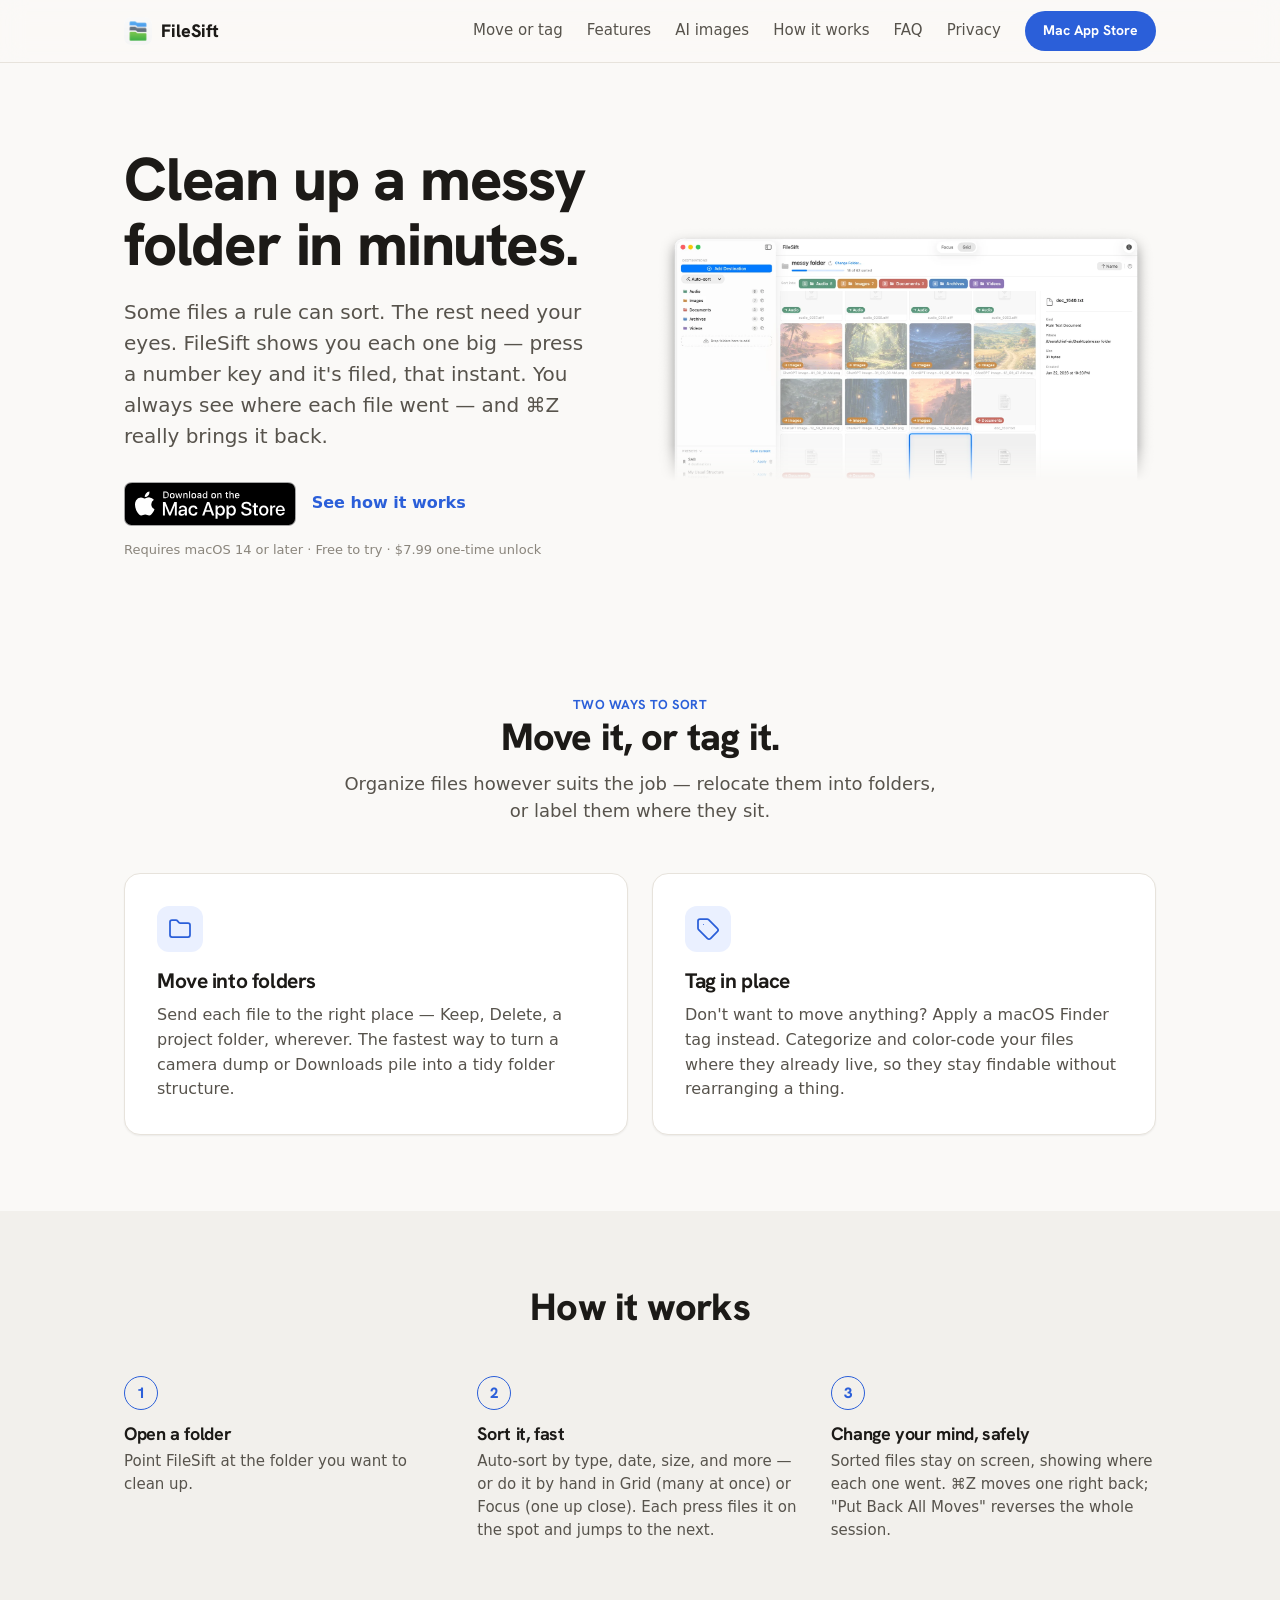
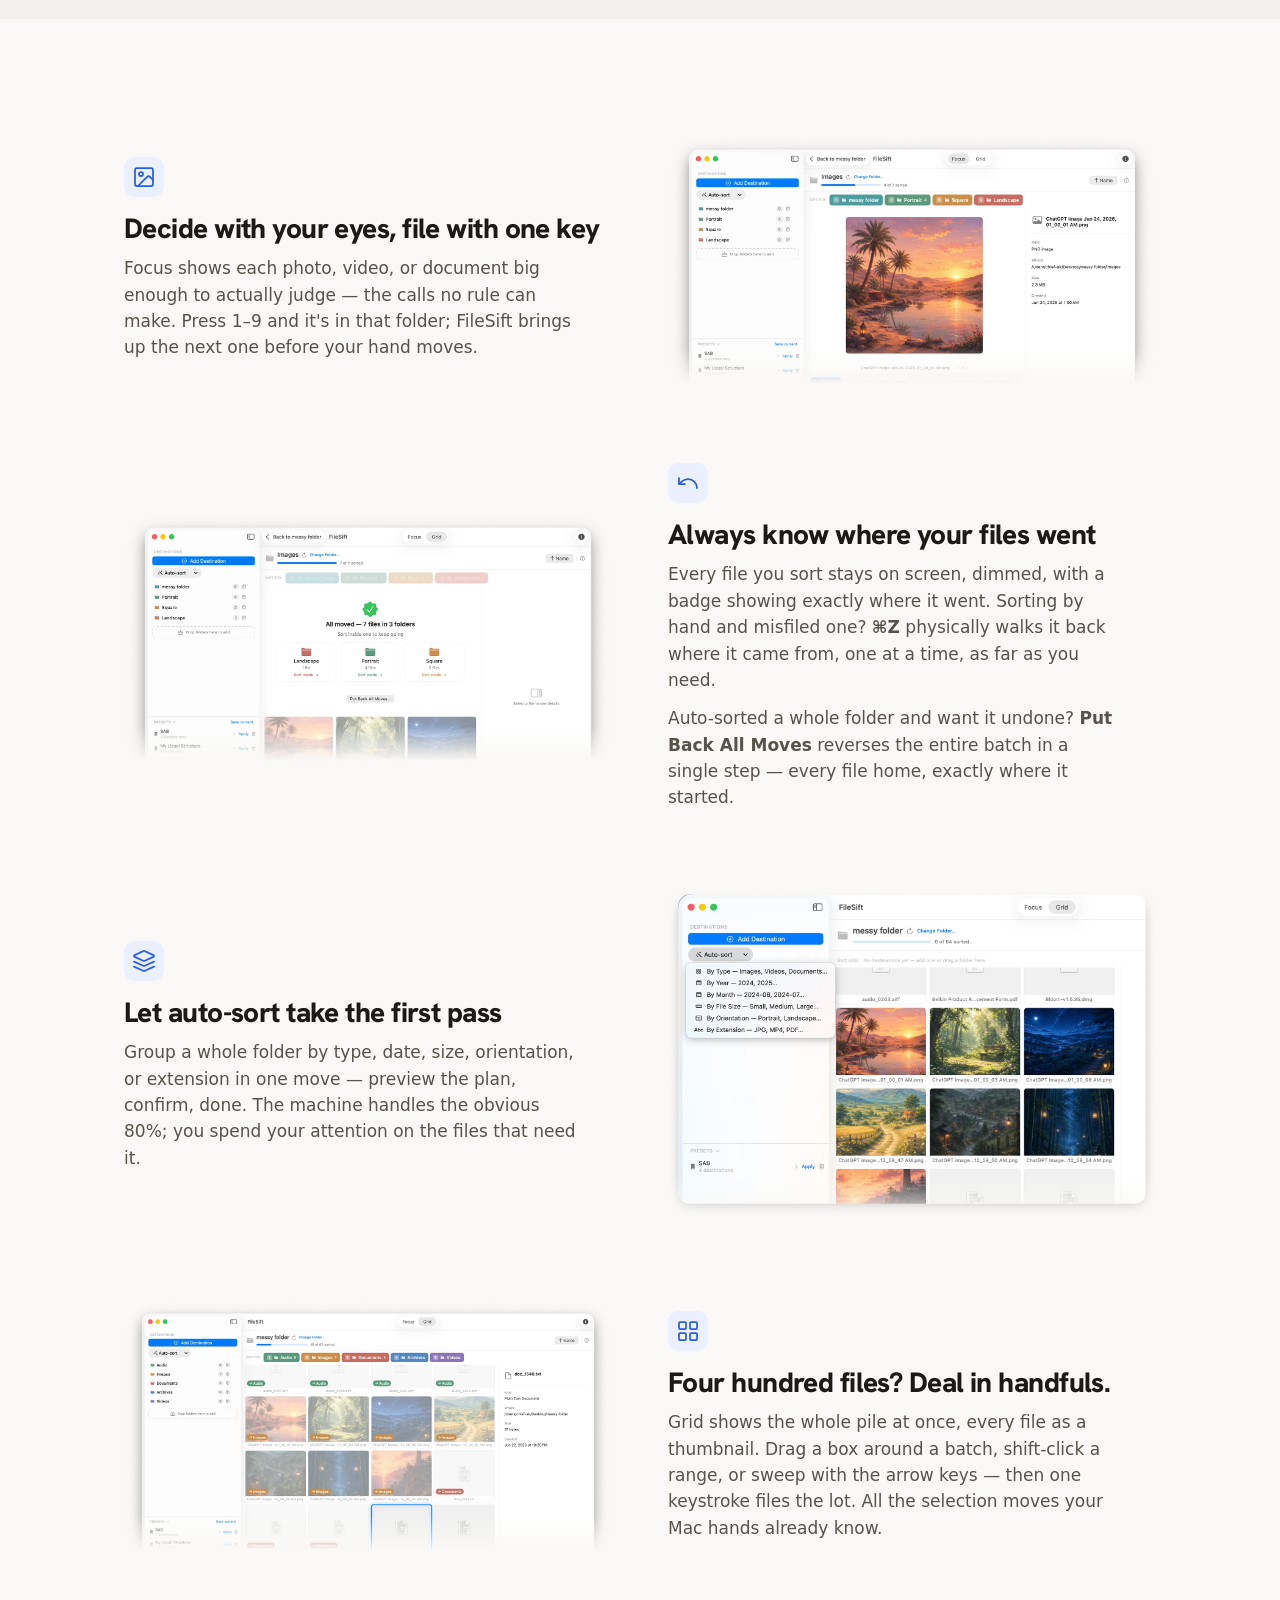
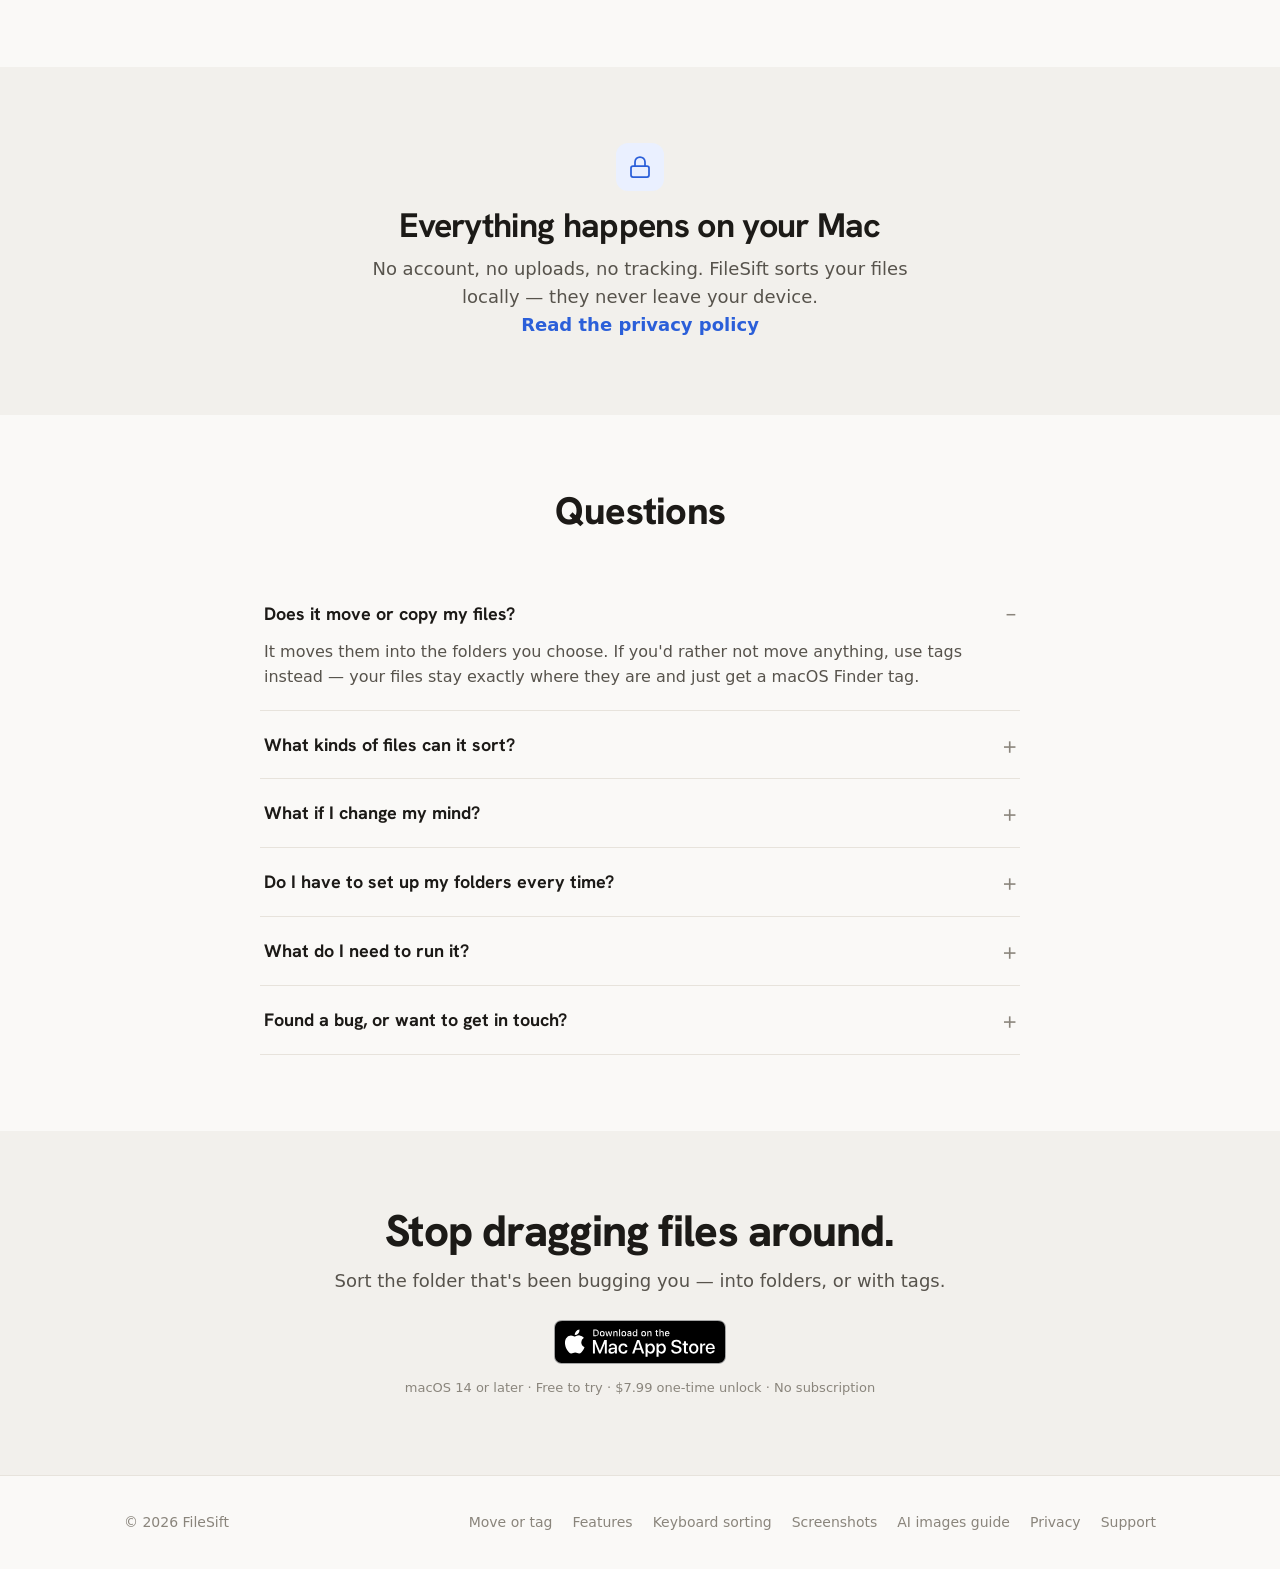
<file: index.html>
<!DOCTYPE html>
<html lang="en">
<head>
<meta charset="UTF-8">
<meta name="viewport" content="width=device-width, initial-scale=1.0">
<title>FileSift — Clean up a messy folder on your Mac in minutes</title>
<meta name="description" content="FileSift is a Mac app for sorting your files visually — flip through a folder and move files into folders or tag them in place, without dragging things around in Finder.">
<meta property="og:title" content="FileSift — Clean up a messy folder on your Mac in minutes">
<meta property="og:description" content="Sort your files visually: move them into folders, or tag them in place. A native Mac app.">
<meta property="og:type" content="website">
<meta property="og:url" content="https://filesiftapp.com">
<meta property="og:image" content="https://filesiftapp.com/icon.png">
<link rel="canonical" href="https://filesiftapp.com">
<link rel="icon" href="favicon.ico" sizes="any">
<link rel="icon" type="image/png" sizes="32x32" href="favicon-32x32.png">
<link rel="icon" type="image/png" sizes="16x16" href="favicon-16x16.png">
<link rel="apple-touch-icon" href="apple-touch-icon.png">
<link rel="manifest" href="site.webmanifest">
<link rel="preconnect" href="https://fonts.googleapis.com">
<link rel="preconnect" href="https://fonts.gstatic.com" crossorigin>
<link href="https://fonts.googleapis.com/css2?family=Hanken+Grotesk:wght@500;600;700;800&display=swap" rel="stylesheet">
<link rel="stylesheet" href="styles.css">
<link rel="preconnect" href="https://www.googletagmanager.com">
<script src="analytics.js" defer></script>
<script type="application/ld+json">
{
  "@context": "https://schema.org",
  "@type": "SoftwareApplication",
  "name": "FileSift",
  "applicationCategory": "UtilitiesApplication",
  "operatingSystem": "macOS 14.0",
  "url": "https://filesiftapp.com",
  "sameAs": "https://apps.apple.com/us/app/filesift/id6783454559",
  "installUrl": "https://apps.apple.com/us/app/filesift/id6783454559",
  "image": "https://filesiftapp.com/icon.png",
  "description": "FileSift is a Mac app for sorting your files visually — flip through a folder and move files into folders or tag them in place, without dragging things around in Finder.",
  "offers": {
    "@type": "Offer",
    "priceCurrency": "USD",
    "price": "0"
  }
}
</script>
<script type="application/ld+json">
{
  "@context": "https://schema.org",
  "@type": "FAQPage",
  "mainEntity": [
    {
      "@type": "Question",
      "name": "Does it move or copy my files?",
      "acceptedAnswer": {
        "@type": "Answer",
        "text": "It moves them into the folders you choose. If you'd rather not move anything, use tags instead — your files stay exactly where they are and just get a macOS Finder tag."
      }
    },
    {
      "@type": "Question",
      "name": "What kinds of files can it sort?",
      "acceptedAnswer": {
        "@type": "Answer",
        "text": "Everything in the folder — photos and video with rich previews, plus PDFs, audio, text, documents, and any other file on your Mac."
      }
    },
    {
      "@type": "Question",
      "name": "What if I change my mind?",
      "acceptedAnswer": {
        "@type": "Answer",
        "text": "Undo really undoes: ⌘Z physically moves the last file back — press it as many times as you need — and \"Put Back All Moves\" reverses an entire session. Sorted files stay on screen, so you can always see where everything went (and send one somewhere else with a keypress)."
      }
    },
    {
      "@type": "Question",
      "name": "Do I have to set up my folders every time?",
      "acceptedAnswer": {
        "@type": "Answer",
        "text": "No — save any destination set as a preset and apply it to the next folder in one click, so a routine cleanup (Downloads, camera dumps) starts ready to go. FileSift also remembers each folder's destinations automatically."
      }
    },
    {
      "@type": "Question",
      "name": "What do I need to run it?",
      "acceptedAnswer": {
        "@type": "Answer",
        "text": "A Mac running macOS 14 (Sonoma) or later."
      }
    },
    {
      "@type": "Question",
      "name": "Found a bug, or want to get in touch?",
      "acceptedAnswer": {
        "@type": "Answer",
        "text": "Use Report a Bug in the app (in the sidebar and the Help menu), or email filesiftapp@fastmail.com. A report includes only non-identifying diagnostics — app version, basic state, and the app's recent log — never your file names or a screenshot, and nothing is sent until you review and approve it."
      }
    }
  ]
}
</script>
</head>
<body>

<header class="nav">
  <div class="wrap">
    <a class="brand" href="/">
      <img class="brand-icon" src="icon.png" width="28" height="28" alt="">
      FileSift
    </a>
    <nav>
      <a href="#ways">Move or tag</a>
      <a href="features.html">Features</a>
      <a href="ai-generations.html">AI images</a>
      <a href="#how">How it works</a>
      <a href="#faq">FAQ</a>
      <a href="privacy.html">Privacy</a>
      <a class="btn small" href="https://apps.apple.com/us/app/filesift/id6783454559" target="_blank" rel="noopener">Mac App Store</a>
    </nav>
  </div>
</header>

<main>
  <!-- Hero -->
  <section class="hero">
    <div class="wrap">
      <div>
        <h1>Clean up a messy folder in minutes.</h1>
        <p class="sub">Some files a rule can sort. The rest need your eyes. FileSift shows you each one big — press a number key and it's filed, that instant. You always see where each file went — and ⌘Z really brings it back.</p>
        <div class="cta" id="download">
          <a class="mas-badge" href="https://apps.apple.com/us/app/filesift/id6783454559" aria-label="Download FileSift on the Mac App Store" target="_blank" rel="noopener">
          <picture>
            <source srcset="img/mac-app-store-white.svg" media="(prefers-color-scheme: dark)">
            <img src="img/mac-app-store-black.svg" alt="Download on the Mac App Store" width="156" height="40">
          </picture>
        </a>
          <a class="link-arrow" href="#ways">See how it works</a>
        </div>
        <p class="note">Requires macOS 14 or later · Free to try · $7.99 one-time unlock</p>
      </div>

      <div>
        <img class="appshot" src="shot-grid.webp" alt="FileSift in Grid view — a folder of photos shown as a grid of thumbnails, several already sorted and dimmed with badges showing where each went">
      </div>
    </div>
  </section>

  <!-- Move or tag (core value prop) -->
  <section id="ways">
    <div class="wrap">
      <div class="section-head">
        <span class="eyebrow">Two ways to sort</span>
        <h2>Move it, or tag it.</h2>
        <p>Organize files however suits the job — relocate them into folders, or label them where they sit.</p>
      </div>
      <div class="duo">
        <div class="panel">
          <div class="ic"><svg class="icon" viewBox="0 0 24 24"><path d="M20 20a2 2 0 0 0 2-2V8a2 2 0 0 0-2-2h-7.9a2 2 0 0 1-1.69-.9L9.6 3.9A2 2 0 0 0 7.93 3H4a2 2 0 0 0-2 2v13a2 2 0 0 0 2 2Z"/></svg></div>
          <h3>Move into folders</h3>
          <p>Send each file to the right place — Keep, Delete, a project folder, wherever. The fastest way to turn a camera dump or Downloads pile into a tidy folder structure.</p>
        </div>
        <div class="panel">
          <div class="ic"><svg class="icon" viewBox="0 0 24 24"><path d="M12.586 2.586A2 2 0 0 0 11.172 2H4a2 2 0 0 0-2 2v7.172a2 2 0 0 0 .586 1.414l8.704 8.704a2.426 2.426 0 0 0 3.42 0l6.58-6.58a2.426 2.426 0 0 0 0-3.42z"/><circle cx="7.5" cy="7.5" r=".5" fill="currentColor" stroke="none"/></svg></div>
          <h3>Tag in place</h3>
          <p>Don't want to move anything? Apply a macOS Finder tag instead. Categorize and color-code your files where they already live, so they stay findable without rearranging a thing.</p>
        </div>
      </div>
    </div>
  </section>

  <!-- How it works -->
  <section id="how" class="alt">
    <div class="wrap">
      <div class="section-head"><h2>How it works</h2></div>
      <div class="steps">
        <div class="step"><div class="num">1</div><h3>Open a folder</h3><p>Point FileSift at the folder you want to clean up.</p></div>
        <div class="step"><div class="num">2</div><h3>Sort it, fast</h3><p>Auto-sort by type, date, size, and more — or do it by hand in Grid (many at once) or Focus (one up close). Each press files it on the spot and jumps to the next.</p></div>
        <div class="step"><div class="num">3</div><h3>Change your mind, safely</h3><p>Sorted files stay on screen, showing where each one went. ⌘Z moves one right back; "Put Back All Moves" reverses the whole session.</p></div>
      </div>
    </div>
  </section>

  <!-- Value rows — ordered by user story: judgment → trust → machine pass → piles -->
  <section>
    <div class="wrap">
      <div class="row">
        <div class="row-text">
          <div class="ic"><svg class="icon" viewBox="0 0 24 24"><rect width="18" height="18" x="3" y="3" rx="2" ry="2"/><circle cx="9" cy="9" r="2"/><path d="m21 15-3.086-3.086a2 2 0 0 0-2.828 0L6 21"/></svg></div>
          <h3>Decide with your eyes, file with one key</h3>
          <p>Focus shows each photo, video, or document big enough to actually judge — the calls no rule can make. Press 1–9 and it's in that folder; FileSift brings up the next one before your hand moves.</p>
        </div>
        <div class="row-visual"><img class="appshot" src="shot-focus.webp" alt="FileSift in Focus view — a single photo shown large with a filmstrip of the other files along the bottom"></div>
      </div>

      <div class="row">
        <div class="row-text">
          <div class="ic"><svg class="icon" viewBox="0 0 24 24"><path d="M3 7v6h6"/><path d="M21 17a9 9 0 0 0-9-9 9 9 0 0 0-6 2.3L3 13"/></svg></div>
          <h3>Always know where your files went</h3>
          <p>Every file you sort stays on screen, dimmed, with a badge showing exactly where it went. Sorting by hand and misfiled one? <strong>⌘Z</strong> physically walks it back where it came from, one at a time, as far as you need.</p>
          <p>Auto-sorted a whole folder and want it undone? <strong>Put Back All Moves</strong> reverses the entire batch in a single step — every file home, exactly where it started.</p>
        </div>
        <div class="row-visual"><img class="appshot" src="shot-done.webp" alt="FileSift showing 'All moved — 76 files' with folder door cards above the dimmed markers of the sorted files"></div>
      </div>

      <div class="row">
        <div class="row-text">
          <div class="ic"><svg class="icon" viewBox="0 0 24 24"><path d="m12.83 2.18a2 2 0 0 0-1.66 0L2.6 6.08a1 1 0 0 0 0 1.83l8.58 3.91a2 2 0 0 0 1.66 0l8.58-3.9a1 1 0 0 0 0-1.83Z"/><path d="m22 17.65-9.17 4.16a2 2 0 0 1-1.66 0L2 17.65"/><path d="m22 12.65-9.17 4.16a2 2 0 0 1-1.66 0L2 12.65"/></svg></div>
          <h3>Let auto-sort take the first pass</h3>
          <p>Group a whole folder by type, date, size, orientation, or extension in one move — preview the plan, confirm, done. The machine handles the obvious 80%; you spend your attention on the files that need it.</p>
        </div>
        <div class="row-visual"><img class="appshot" src="shot-autosort.webp" alt="FileSift's Auto-sort menu open, offering to group a folder by type, year, month, file size, orientation, or extension"></div>
      </div>

      <div class="row">
        <div class="row-text">
          <div class="ic"><svg class="icon" viewBox="0 0 24 24"><rect width="7" height="7" x="3" y="3" rx="1"/><rect width="7" height="7" x="14" y="3" rx="1"/><rect width="7" height="7" x="14" y="14" rx="1"/><rect width="7" height="7" x="3" y="14" rx="1"/></svg></div>
          <h3>Four hundred files? Deal in handfuls.</h3>
          <p>Grid shows the whole pile at once, every file as a thumbnail. Drag a box around a batch, shift-click a range, or sweep with the arrow keys — then one keystroke files the lot. All the selection moves your Mac hands already know.</p>
        </div>
        <div class="row-visual"><img class="appshot" src="shot-grid.webp" alt="FileSift in Grid view — files shown as a grid of thumbnails, a selected group about to be sorted in one move"></div>
      </div>
    </div>
  </section>

  <!-- Privacy -->
  <section class="alt">
    <div class="wrap privacy">
      <div class="ic"><svg class="icon" viewBox="0 0 24 24"><rect width="18" height="11" x="3" y="11" rx="2"/><path d="M7 11V7a5 5 0 0 1 10 0v4"/></svg></div>
      <h2>Everything happens on your Mac</h2>
      <p>No account, no uploads, no tracking. FileSift sorts your files locally — they never leave your device. <a class="link-arrow" href="privacy.html">Read the privacy policy</a></p>
    </div>
  </section>

  <!-- FAQ -->
  <section id="faq">
    <div class="wrap">
      <div class="section-head"><h2>Questions</h2></div>
      <div class="faq">
        <details open><summary>Does it move or copy my files?</summary><p>It moves them into the folders you choose. If you'd rather not move anything, use tags instead — your files stay exactly where they are and just get a macOS Finder tag.</p></details>
        <details><summary>What kinds of files can it sort?</summary><p>Everything in the folder — photos and video with rich previews, plus PDFs, audio, text, documents, and any other file on your Mac.</p></details>
        <details><summary>What if I change my mind?</summary><p>Undo really undoes: ⌘Z physically moves the last file back — press it as many times as you need — and "Put Back All Moves" reverses an entire session. Sorted files stay on screen, so you can always see where everything went (and send one somewhere else with a keypress).</p></details>
        <details><summary>Do I have to set up my folders every time?</summary><p>No — save any destination set as a preset and apply it to the next folder in one click, so a routine cleanup (Downloads, camera dumps) starts ready to go. FileSift also remembers each folder's destinations automatically.</p></details>
        <details><summary>What do I need to run it?</summary><p>A Mac running macOS 14 (Sonoma) or later.</p></details>
        <details><summary>Found a bug, or want to get in touch?</summary><p>Use <strong>Report a Bug</strong> in the app (in the sidebar and the Help menu), or email <a href="mailto:filesiftapp@fastmail.com">filesiftapp@fastmail.com</a>. A report includes only non-identifying diagnostics — app version, basic state, and the app's recent log — never your file names or a screenshot, and nothing is sent until you review and approve it.</p></details>
      </div>
    </div>
  </section>

  <!-- Final CTA -->
  <section class="alt">
    <div class="wrap final">
      <h2>Stop dragging files around.</h2>
      <p>Sort the folder that's been bugging you — into folders, or with tags.</p>
      <div class="cta">
        <a class="mas-badge" href="https://apps.apple.com/us/app/filesift/id6783454559" aria-label="Download FileSift on the Mac App Store" target="_blank" rel="noopener">
          <picture>
            <source srcset="img/mac-app-store-white.svg" media="(prefers-color-scheme: dark)">
            <img src="img/mac-app-store-black.svg" alt="Download on the Mac App Store" width="156" height="40">
          </picture>
        </a>
      </div>
      <p class="note">macOS 14 or later · Free to try · $7.99 one-time unlock · No subscription</p>
    </div>
  </section>
</main>

<footer class="site">
  <div class="wrap">
    <span>© 2026 FileSift</span>
    <nav>
      <a href="#ways">Move or tag</a>
      <a href="features.html">Features</a>
      <a href="sort-files-keyboard.html">Keyboard sorting</a>
      <a href="organize-screenshots.html">Screenshots</a>
      <a href="ai-images-guide.html">AI images guide</a>
      <a href="privacy.html">Privacy</a>
      <a href="mailto:filesiftapp@fastmail.com">Support</a>
    </nav>
  </div>
</footer>

</body>
</html>
</file>
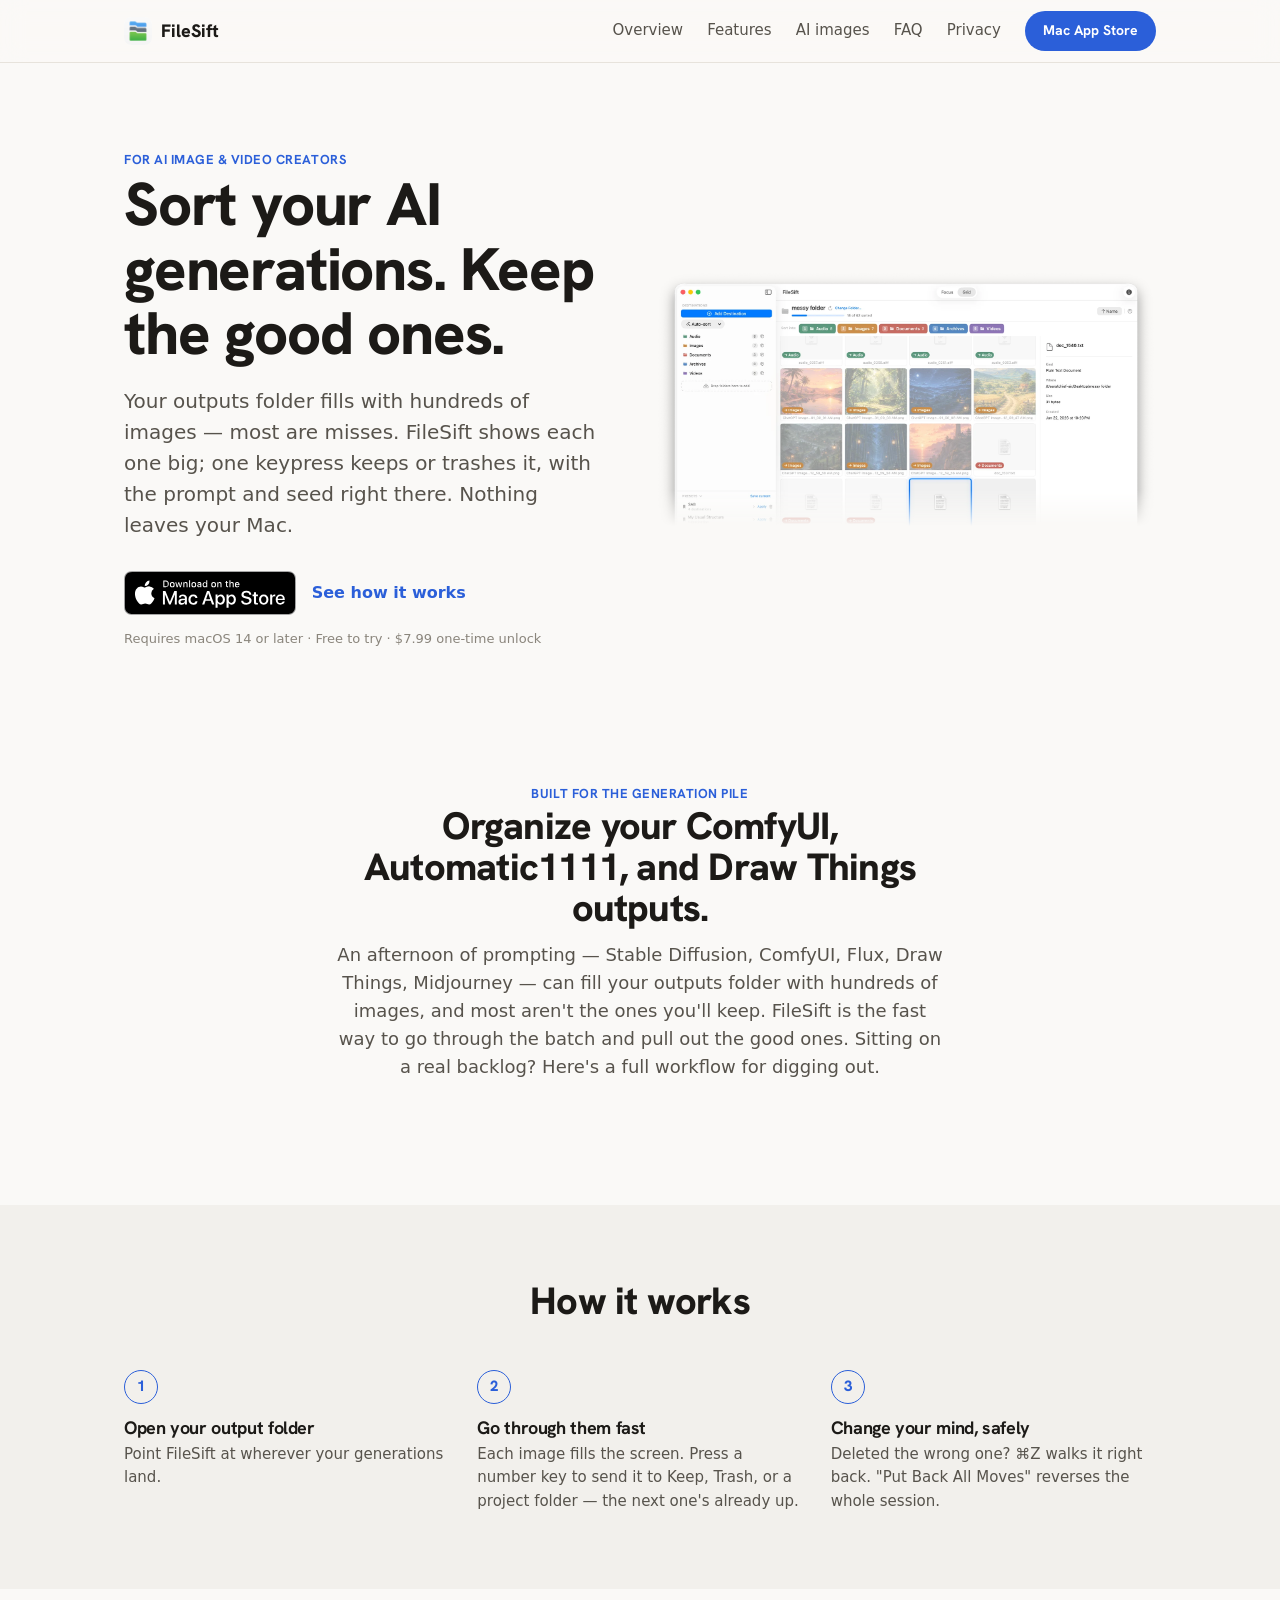
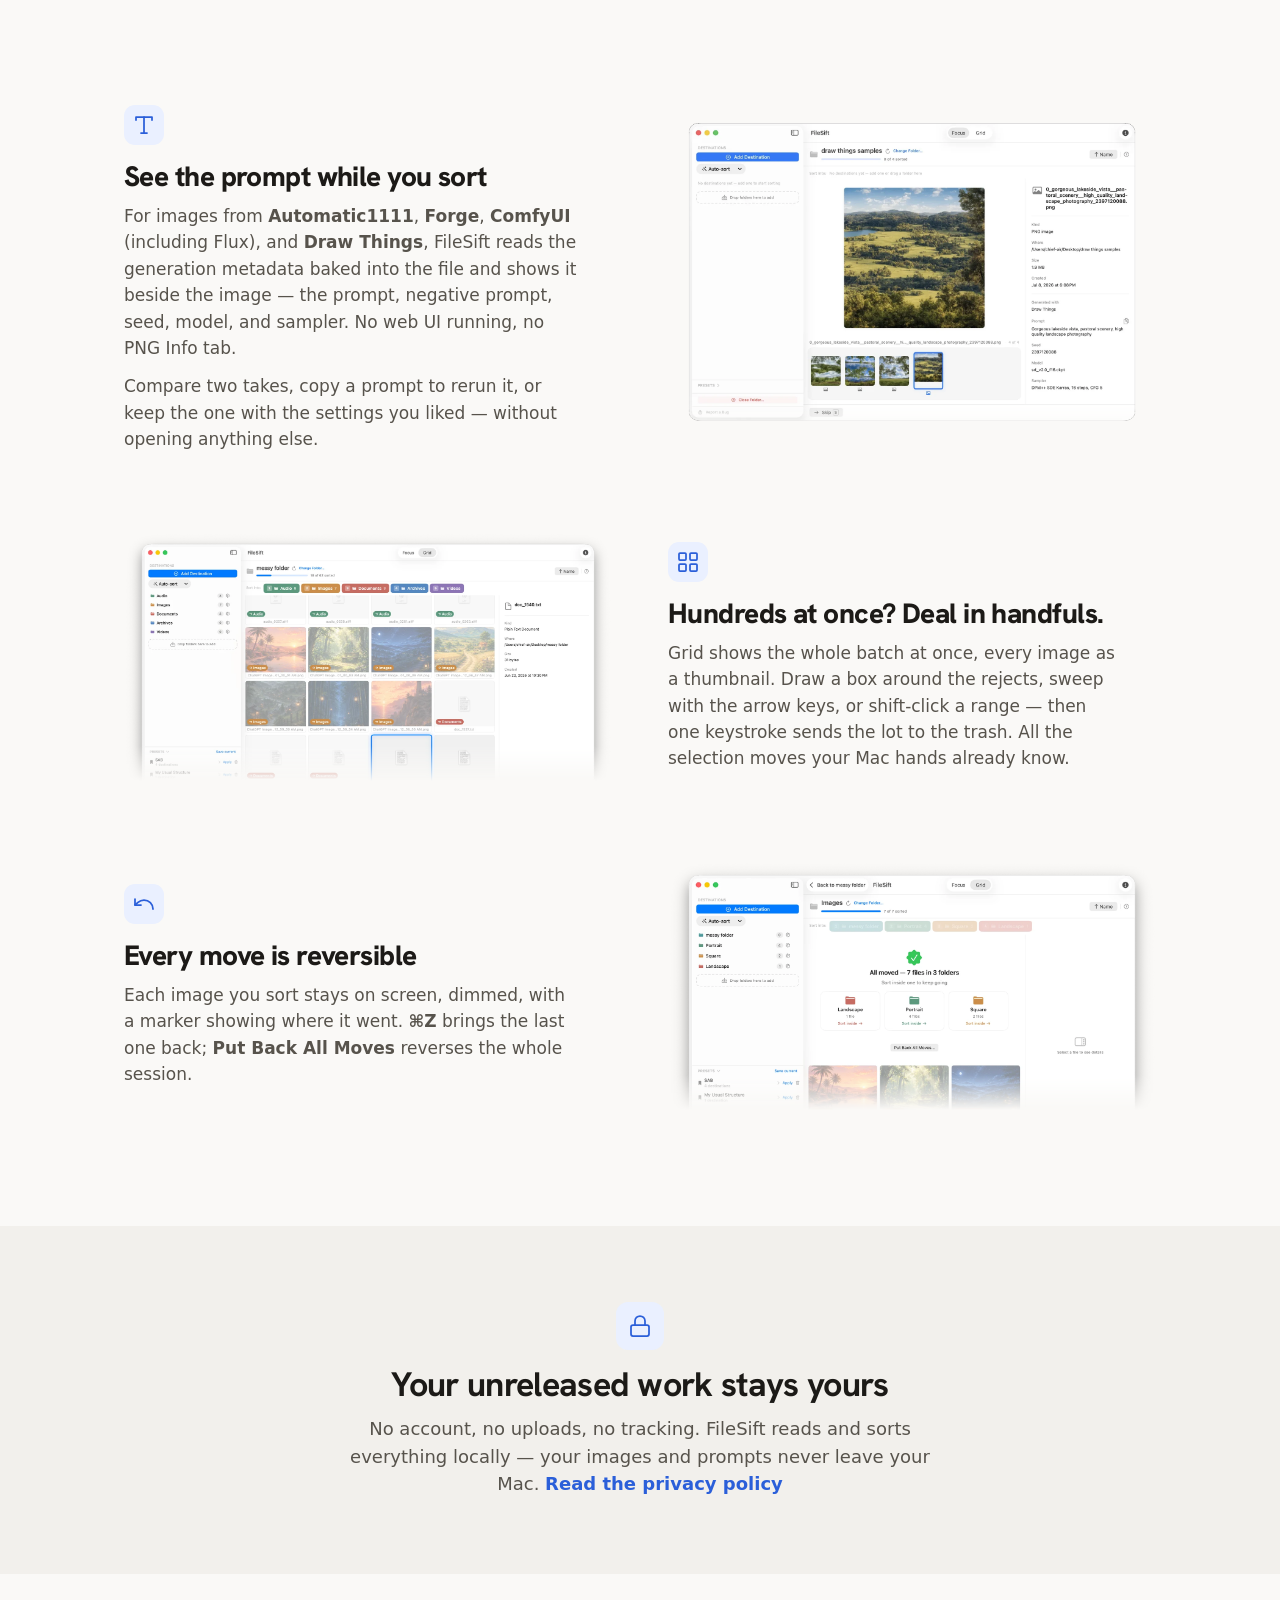
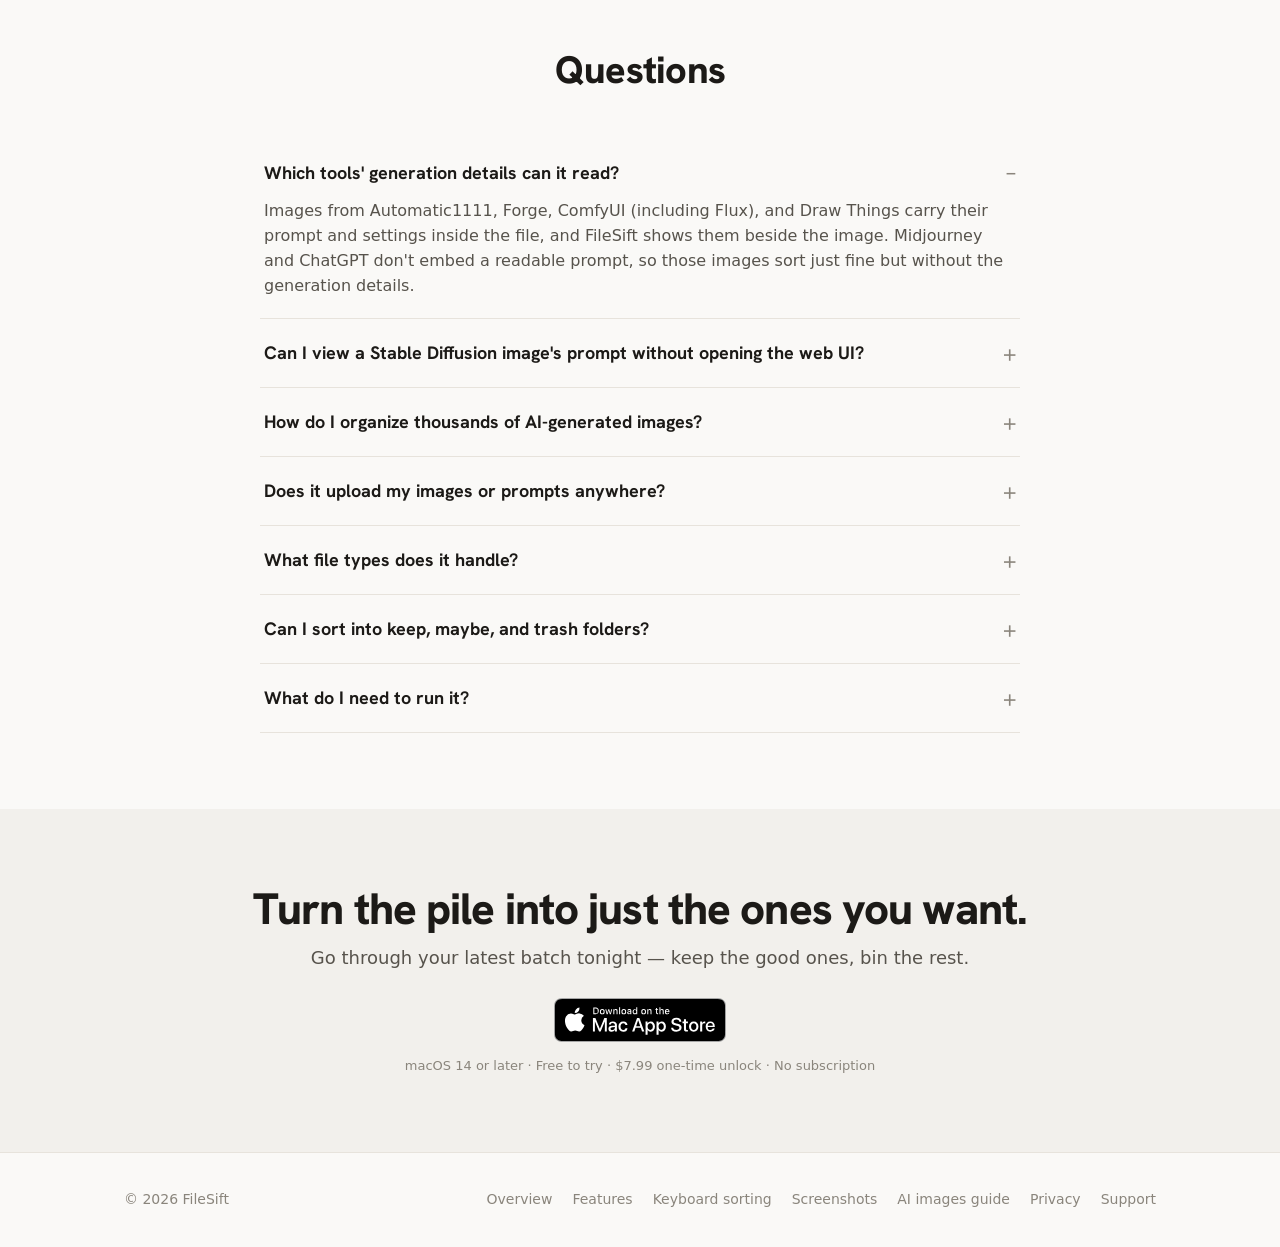
<file: ai-generations.html>
<!DOCTYPE html>
<html lang="en">
<head>
<meta charset="UTF-8">
<meta name="viewport" content="width=device-width, initial-scale=1.0">
<title>FileSift — Sort &amp; organize your AI image generations on Mac</title>
<meta name="description" content="A fast Mac app for organizing AI-generated images: go through your outputs folder, keep the good ones, delete the rest with a keypress — with each image's prompt, seed, and model right there. Works with Automatic1111, ComfyUI, Forge, and Draw Things.">
<meta property="og:title" content="Sort &amp; organize your AI image generations on Mac — FileSift">
<meta property="og:description" content="Keep the good ones, delete the rest — one keypress each, with the prompt and seed right there. Nothing leaves your Mac.">
<meta property="og:type" content="website">
<meta property="og:url" content="https://filesiftapp.com/ai-generations.html">
<meta property="og:image" content="https://filesiftapp.com/icon.png">
<link rel="canonical" href="https://filesiftapp.com/ai-generations.html">
<link rel="icon" href="favicon.ico" sizes="any">
<link rel="icon" type="image/png" sizes="32x32" href="favicon-32x32.png">
<link rel="icon" type="image/png" sizes="16x16" href="favicon-16x16.png">
<link rel="apple-touch-icon" href="apple-touch-icon.png">
<link rel="manifest" href="site.webmanifest">
<link rel="preconnect" href="https://fonts.googleapis.com">
<link rel="preconnect" href="https://fonts.gstatic.com" crossorigin>
<link href="https://fonts.googleapis.com/css2?family=Hanken+Grotesk:wght@500;600;700;800&display=swap" rel="stylesheet">
<link rel="stylesheet" href="styles.css">
<link rel="preconnect" href="https://www.googletagmanager.com">
<script src="analytics.js" defer></script>
<script type="application/ld+json">
{
  "@context": "https://schema.org",
  "@type": "FAQPage",
  "mainEntity": [
    {
      "@type": "Question",
      "name": "Which tools' generation details can it read?",
      "acceptedAnswer": {
        "@type": "Answer",
        "text": "Images from Automatic1111, Forge, ComfyUI (including Flux), and Draw Things carry their prompt and settings inside the file, and FileSift shows them beside the image. Midjourney and ChatGPT don't embed a readable prompt, so those images sort just fine but without the generation details."
      }
    },
    {
      "@type": "Question",
      "name": "Can I view a Stable Diffusion image's prompt without opening the web UI?",
      "acceptedAnswer": {
        "@type": "Answer",
        "text": "Yes. FileSift reads the generation metadata straight from the PNG or JPEG file, so you can see any image's prompt, seed, model, and sampler without Automatic1111 or ComfyUI running — no PNG Info tab, no Python. It works on any folder of images in Finder."
      }
    },
    {
      "@type": "Question",
      "name": "How do I organize thousands of AI-generated images?",
      "acceptedAnswer": {
        "@type": "Answer",
        "text": "Set up a few destination folders once — Keep, Maybe, Trash, or per-project — then go through the batch with the number keys, one image per keypress, or select whole groups in the grid. Sorting a few hundred images takes minutes, every move is undoable, and your destination set can be saved as a preset for the next batch."
      }
    },
    {
      "@type": "Question",
      "name": "Does it upload my images or prompts anywhere?",
      "acceptedAnswer": {
        "@type": "Answer",
        "text": "No. Everything is read and sorted on your Mac. Nothing is sent, tracked, or stored off your device — your prompts and unreleased work stay yours."
      }
    },
    {
      "@type": "Question",
      "name": "What file types does it handle?",
      "acceptedAnswer": {
        "@type": "Answer",
        "text": "PNG and JPEG generations with rich previews, plus video (MP4/MOV) and any other file that happens to be in the folder."
      }
    },
    {
      "@type": "Question",
      "name": "Can I sort into keep, maybe, and trash folders?",
      "acceptedAnswer": {
        "@type": "Answer",
        "text": "Yes. Set up your destination folders once (you can save them as a preset), then a single number key sends each image where it goes."
      }
    },
    {
      "@type": "Question",
      "name": "What do I need to run it?",
      "acceptedAnswer": {
        "@type": "Answer",
        "text": "A Mac running macOS 14 (Sonoma) or later."
      }
    }
  ]
}
</script>
</head>
<body>

<header class="nav">
  <div class="wrap">
    <a class="brand" href="/">
      <img class="brand-icon" src="icon.png" width="28" height="28" alt="">
      FileSift
    </a>
    <nav>
      <a href="index.html">Overview</a>
      <a href="features.html">Features</a>
      <a href="ai-generations.html" aria-current="page">AI images</a>
      <a href="#faq">FAQ</a>
      <a href="privacy.html">Privacy</a>
      <a class="btn small" href="https://apps.apple.com/us/app/filesift/id6783454559" target="_blank" rel="noopener">Mac App Store</a>
    </nav>
  </div>
</header>

<main>
  <!-- Hero -->
  <section class="hero">
    <div class="wrap">
      <div>
        <span class="eyebrow">For AI image &amp; video creators</span>
        <h1>Sort your AI generations. Keep the good ones.</h1>
        <p class="sub">Your outputs folder fills with hundreds of images — most are misses. FileSift shows each one big; one keypress keeps or trashes it, with the prompt and seed right there. Nothing leaves your Mac.</p>
        <div class="cta" id="download">
          <a class="mas-badge" href="https://apps.apple.com/us/app/filesift/id6783454559" aria-label="Download FileSift on the Mac App Store" target="_blank" rel="noopener">
          <picture>
            <source srcset="img/mac-app-store-white.svg" media="(prefers-color-scheme: dark)">
            <img src="img/mac-app-store-black.svg" alt="Download on the Mac App Store" width="156" height="40">
          </picture>
        </a>
          <a class="link-arrow" href="#how">See how it works</a>
        </div>
        <p class="note">Requires macOS 14 or later · Free to try · $7.99 one-time unlock</p>
      </div>

      <div>
        <img class="appshot" src="shot-grid.webp" alt="FileSift in Grid view — a folder of AI-generated images shown as a grid of thumbnails, several already sorted and dimmed with markers showing where each went">
      </div>
    </div>
  </section>

  <!-- Intro: the pile -->
  <section id="ways">
    <div class="wrap">
      <div class="section-head">
        <span class="eyebrow">Built for the generation pile</span>
        <h2>Organize your ComfyUI, Automatic1111, and Draw Things outputs.</h2>
        <p>An afternoon of prompting — Stable Diffusion, ComfyUI, Flux, Draw Things, Midjourney — can fill your outputs folder with hundreds of images, and most aren't the ones you'll keep. FileSift is the fast way to go through the batch and pull out the good ones. Sitting on a real backlog? <a href="ai-images-guide.html">Here's a full workflow for digging out</a>.</p>
      </div>
    </div>
  </section>

  <!-- How it works -->
  <section id="how" class="alt">
    <div class="wrap">
      <div class="section-head"><h2>How it works</h2></div>
      <div class="steps">
        <div class="step"><div class="num">1</div><h3>Open your output folder</h3><p>Point FileSift at wherever your generations land.</p></div>
        <div class="step"><div class="num">2</div><h3>Go through them fast</h3><p>Each image fills the screen. Press a number key to send it to Keep, Trash, or a project folder — the next one's already up.</p></div>
        <div class="step"><div class="num">3</div><h3>Change your mind, safely</h3><p>Deleted the wrong one? ⌘Z walks it right back. "Put Back All Moves" reverses the whole session.</p></div>
      </div>
    </div>
  </section>

  <!-- Value rows -->
  <section>
    <div class="wrap">
      <!-- THE differentiator -->
      <div class="row">
        <div class="row-text">
          <div class="ic"><svg class="icon" viewBox="0 0 24 24"><path d="M4 7V4h16v3"/><path d="M9 20h6"/><path d="M12 4v16"/></svg></div>
          <h3>See the prompt while you sort</h3>
          <p>For images from <strong>Automatic1111</strong>, <strong>Forge</strong>, <strong>ComfyUI</strong> (including Flux), and <strong>Draw Things</strong>, FileSift reads the generation metadata baked into the file and shows it beside the image — the prompt, negative prompt, seed, model, and sampler. No web UI running, no PNG Info tab.</p>
          <p>Compare two takes, copy a prompt to rerun it, or keep the one with the settings you liked — without opening anything else.</p>
        </div>
        <div class="row-visual"><img class="appshot" src="shot-metadata.webp" alt="FileSift in Focus view — a landscape generated in Draw Things shown large, with a 'Generated with' panel beside it listing the prompt, seed, model, and sampler"></div>
      </div>

      <div class="row">
        <div class="row-text">
          <div class="ic"><svg class="icon" viewBox="0 0 24 24"><rect width="7" height="7" x="3" y="3" rx="1"/><rect width="7" height="7" x="14" y="3" rx="1"/><rect width="7" height="7" x="14" y="14" rx="1"/><rect width="7" height="7" x="3" y="14" rx="1"/></svg></div>
          <h3>Hundreds at once? Deal in handfuls.</h3>
          <p>Grid shows the whole batch at once, every image as a thumbnail. Draw a box around the rejects, sweep with the arrow keys, or shift-click a range — then one keystroke sends the lot to the trash. All the selection moves your Mac hands already know.</p>
        </div>
        <div class="row-visual"><img class="appshot" src="shot-grid.webp" alt="FileSift in Grid view — AI generations shown as a grid of thumbnails, a group selected and about to be sorted in one move"></div>
      </div>

      <div class="row">
        <div class="row-text">
          <div class="ic"><svg class="icon" viewBox="0 0 24 24"><path d="M3 7v6h6"/><path d="M21 17a9 9 0 0 0-9-9 9 9 0 0 0-6 2.3L3 13"/></svg></div>
          <h3>Every move is reversible</h3>
          <p>Each image you sort stays on screen, dimmed, with a marker showing where it went. <strong>⌘Z</strong> brings the last one back; <strong>Put Back All Moves</strong> reverses the whole session.</p>
        </div>
        <div class="row-visual"><img class="appshot" src="shot-done.webp" alt="FileSift showing 'All moved' with folder cards above the dimmed markers of the sorted images"></div>
      </div>
    </div>
  </section>

  <!-- Privacy -->
  <section class="alt">
    <div class="wrap privacy">
      <div class="ic"><svg class="icon" viewBox="0 0 24 24"><rect width="18" height="11" x="3" y="11" rx="2"/><path d="M7 11V7a5 5 0 0 1 10 0v4"/></svg></div>
      <h2>Your unreleased work stays yours</h2>
      <p>No account, no uploads, no tracking. FileSift reads and sorts everything locally — your images and prompts never leave your Mac. <a class="link-arrow" href="privacy.html">Read the privacy policy</a></p>
    </div>
  </section>

  <!-- FAQ -->
  <section id="faq">
    <div class="wrap">
      <div class="section-head"><h2>Questions</h2></div>
      <div class="faq">
        <details open><summary>Which tools' generation details can it read?</summary><p>Images from Automatic1111, Forge, ComfyUI (including Flux), and Draw Things carry their prompt and settings inside the file, and FileSift shows them beside the image. Midjourney and ChatGPT don't embed a readable prompt, so those images sort just fine but without the generation details.</p></details>
        <details><summary>Can I view a Stable Diffusion image's prompt without opening the web UI?</summary><p>Yes. FileSift reads the generation metadata straight from the PNG or JPEG file, so you can see any image's prompt, seed, model, and sampler without Automatic1111 or ComfyUI running — no PNG Info tab, no Python. It works on any folder of images in Finder.</p></details>
        <details><summary>How do I organize thousands of AI-generated images?</summary><p>Set up a few destination folders once — Keep, Maybe, Trash, or per-project — then go through the batch with the number keys, one image per keypress, or select whole groups in the grid. Sorting a few hundred images takes minutes, every move is undoable, and your destination set can be saved as a preset for the next batch.</p></details>
        <details><summary>Does it upload my images or prompts anywhere?</summary><p>No. Everything is read and sorted on your Mac. Nothing is sent, tracked, or stored off your device — your prompts and unreleased work stay yours.</p></details>
        <details><summary>What file types does it handle?</summary><p>PNG and JPEG generations with rich previews, plus video (MP4/MOV) and any other file that happens to be in the folder.</p></details>
        <details><summary>Can I sort into keep, maybe, and trash folders?</summary><p>Yes. Set up your destination folders once (you can save them as a preset), then a single number key sends each image where it goes.</p></details>
        <details><summary>What do I need to run it?</summary><p>A Mac running macOS 14 (Sonoma) or later.</p></details>
      </div>
    </div>
  </section>

  <!-- Final CTA -->
  <section class="alt">
    <div class="wrap final">
      <h2>Turn the pile into just the ones you want.</h2>
      <p>Go through your latest batch tonight — keep the good ones, bin the rest.</p>
      <div class="cta">
        <a class="mas-badge" href="https://apps.apple.com/us/app/filesift/id6783454559" aria-label="Download FileSift on the Mac App Store" target="_blank" rel="noopener">
          <picture>
            <source srcset="img/mac-app-store-white.svg" media="(prefers-color-scheme: dark)">
            <img src="img/mac-app-store-black.svg" alt="Download on the Mac App Store" width="156" height="40">
          </picture>
        </a>
      </div>
      <p class="note">macOS 14 or later · Free to try · $7.99 one-time unlock · No subscription</p>
    </div>
  </section>
</main>

<footer class="site">
  <div class="wrap">
    <span>© 2026 FileSift</span>
    <nav>
      <a href="index.html">Overview</a>
      <a href="features.html">Features</a>
      <a href="sort-files-keyboard.html">Keyboard sorting</a>
      <a href="organize-screenshots.html">Screenshots</a>
      <a href="ai-images-guide.html">AI images guide</a>
      <a href="privacy.html">Privacy</a>
      <a href="mailto:filesiftapp@fastmail.com">Support</a>
    </nav>
  </div>
</footer>

</body>
</html>
</file>
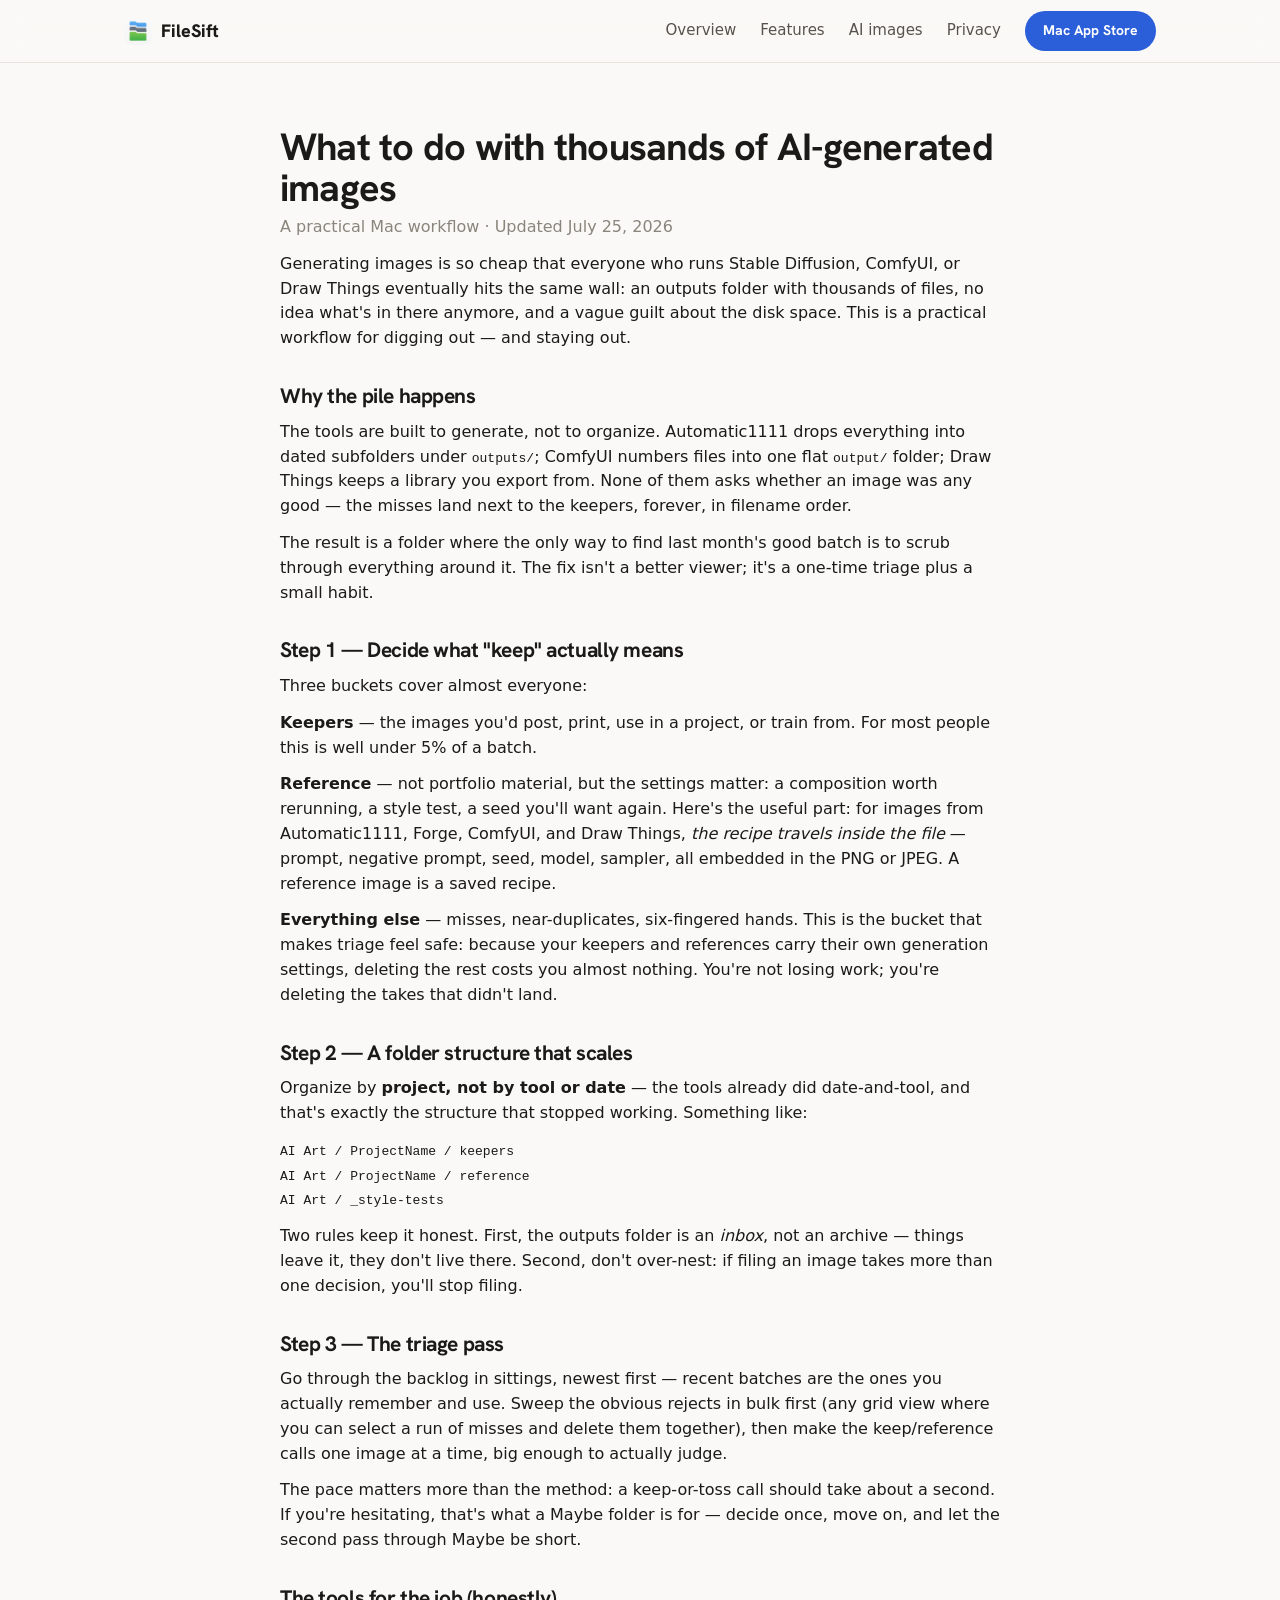
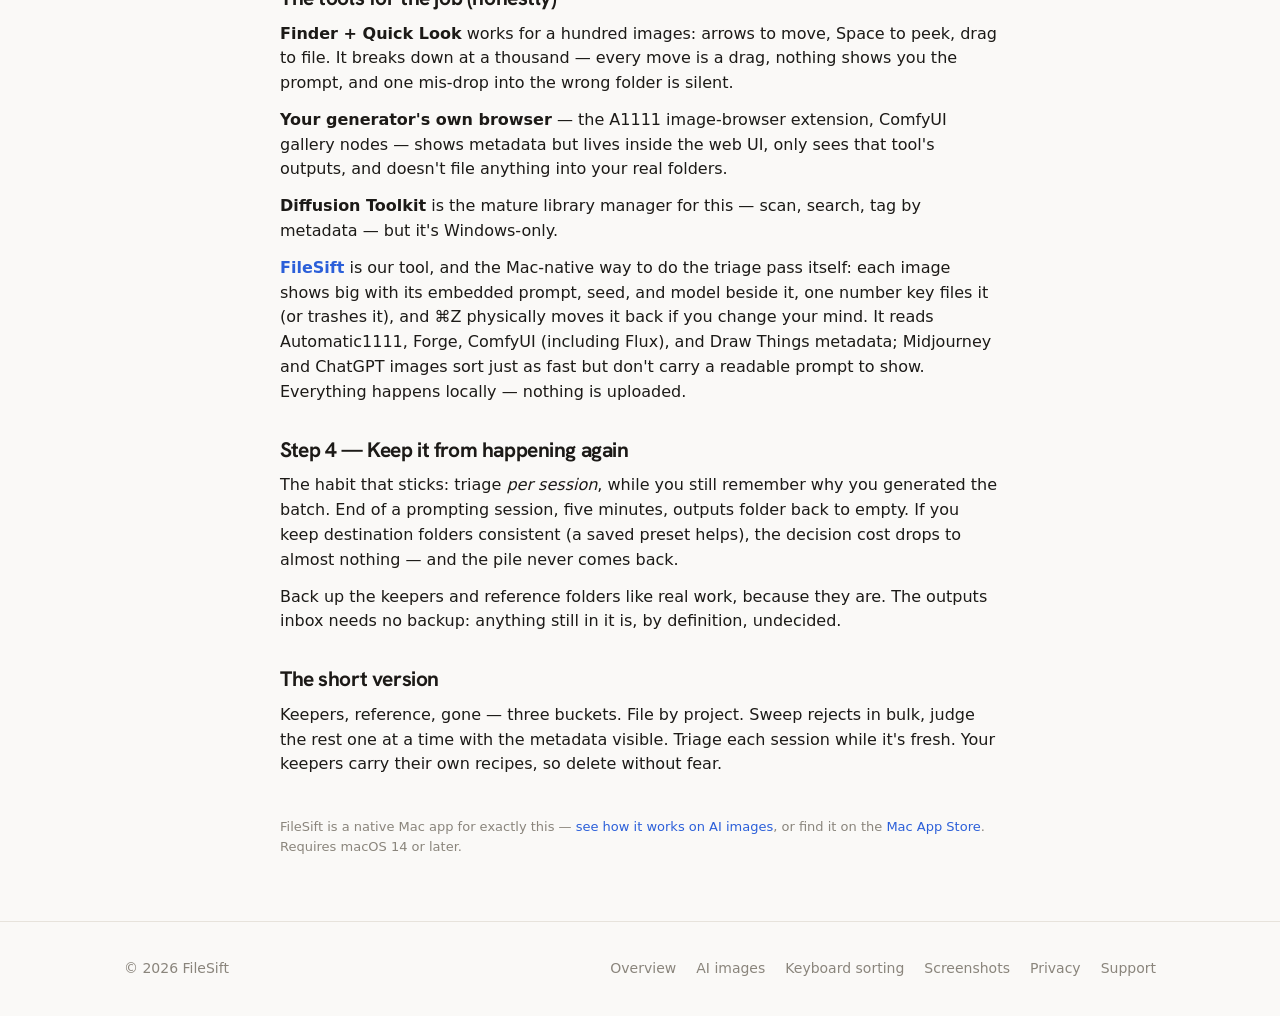
<file: ai-images-guide.html>
<!DOCTYPE html>
<html lang="en">
<head>
<meta charset="UTF-8">
<meta name="viewport" content="width=device-width, initial-scale=1.0">
<title>What to do with thousands of AI-generated images — a Mac guide</title>
<meta name="description" content="Your outputs folder has thousands of Stable Diffusion, ComfyUI, or Draw Things images. A practical Mac workflow: decide what to keep, a folder structure that scales, and how to triage a batch in minutes.">
<meta property="og:title" content="What to do with thousands of AI-generated images — a Mac guide">
<meta property="og:description" content="A practical workflow for the generation pile: what to keep, how to structure folders, and how to triage a batch in minutes on your Mac.">
<meta property="og:type" content="article">
<meta property="og:url" content="https://filesiftapp.com/ai-images-guide.html">
<meta property="og:image" content="https://filesiftapp.com/icon.png">
<link rel="canonical" href="https://filesiftapp.com/ai-images-guide.html">
<link rel="icon" href="favicon.ico" sizes="any">
<link rel="icon" type="image/png" sizes="32x32" href="favicon-32x32.png">
<link rel="icon" type="image/png" sizes="16x16" href="favicon-16x16.png">
<link rel="apple-touch-icon" href="apple-touch-icon.png">
<link rel="manifest" href="site.webmanifest">
<link rel="preconnect" href="https://fonts.googleapis.com">
<link rel="preconnect" href="https://fonts.gstatic.com" crossorigin>
<link href="https://fonts.googleapis.com/css2?family=Hanken+Grotesk:wght@500;600;700;800&display=swap" rel="stylesheet">
<link rel="stylesheet" href="styles.css">
<link rel="preconnect" href="https://www.googletagmanager.com">
<script src="analytics.js" defer></script>
<script type="application/ld+json">
{
  "@context": "https://schema.org",
  "@type": "Article",
  "headline": "What to do with thousands of AI-generated images — a Mac guide",
  "description": "A practical workflow for organizing large batches of AI-generated images on a Mac: what to keep, a folder structure that scales, and how to triage a batch in minutes.",
  "url": "https://filesiftapp.com/ai-images-guide.html",
  "image": "https://filesiftapp.com/icon.png",
  "datePublished": "2026-07-25",
  "dateModified": "2026-07-25",
  "author": { "@type": "Organization", "name": "FileSift", "url": "https://filesiftapp.com" }
}
</script>
</head>
<body>

<header class="nav">
  <div class="wrap">
    <a class="brand" href="/">
      <img class="brand-icon" src="icon.png" width="28" height="28" alt="">
      FileSift
    </a>
    <nav>
      <a href="index.html">Overview</a>
      <a href="features.html">Features</a>
      <a href="ai-generations.html">AI images</a>
      <a href="privacy.html">Privacy</a>
      <a class="btn small" href="https://apps.apple.com/us/app/filesift/id6783454559" target="_blank" rel="noopener">Mac App Store</a>
    </nav>
  </div>
</header>

<main class="wrap">
  <article class="doc">
    <h1>What to do with thousands of AI-generated images</h1>
    <p class="updated">A practical Mac workflow · Updated July 25, 2026</p>

    <p>Generating images is so cheap that everyone who runs Stable Diffusion, ComfyUI, or Draw Things eventually hits the same wall: an outputs folder with thousands of files, no idea what's in there anymore, and a vague guilt about the disk space. This is a practical workflow for digging out — and staying out.</p>

    <h2>Why the pile happens</h2>
    <p>The tools are built to generate, not to organize. Automatic1111 drops everything into dated subfolders under <code>outputs/</code>; ComfyUI numbers files into one flat <code>output/</code> folder; Draw Things keeps a library you export from. None of them asks whether an image was any good — the misses land next to the keepers, forever, in filename order.</p>
    <p>The result is a folder where the only way to find last month's good batch is to scrub through everything around it. The fix isn't a better viewer; it's a one-time triage plus a small habit.</p>

    <h2>Step 1 — Decide what "keep" actually means</h2>
    <p>Three buckets cover almost everyone:</p>
    <p><strong>Keepers</strong> — the images you'd post, print, use in a project, or train from. For most people this is well under 5% of a batch.</p>
    <p><strong>Reference</strong> — not portfolio material, but the settings matter: a composition worth rerunning, a style test, a seed you'll want again. Here's the useful part: for images from Automatic1111, Forge, ComfyUI, and Draw Things, <em>the recipe travels inside the file</em> — prompt, negative prompt, seed, model, sampler, all embedded in the PNG or JPEG. A reference image is a saved recipe.</p>
    <p><strong>Everything else</strong> — misses, near-duplicates, six-fingered hands. This is the bucket that makes triage feel safe: because your keepers and references carry their own generation settings, deleting the rest costs you almost nothing. You're not losing work; you're deleting the takes that didn't land.</p>

    <h2>Step 2 — A folder structure that scales</h2>
    <p>Organize by <strong>project, not by tool or date</strong> — the tools already did date-and-tool, and that's exactly the structure that stopped working. Something like:</p>
    <p><code>AI Art / ProjectName / keepers</code><br>
       <code>AI Art / ProjectName / reference</code><br>
       <code>AI Art / _style-tests</code></p>
    <p>Two rules keep it honest. First, the outputs folder is an <em>inbox</em>, not an archive — things leave it, they don't live there. Second, don't over-nest: if filing an image takes more than one decision, you'll stop filing.</p>

    <h2>Step 3 — The triage pass</h2>
    <p>Go through the backlog in sittings, newest first — recent batches are the ones you actually remember and use. Sweep the obvious rejects in bulk first (any grid view where you can select a run of misses and delete them together), then make the keep/reference calls one image at a time, big enough to actually judge.</p>
    <p>The pace matters more than the method: a keep-or-toss call should take about a second. If you're hesitating, that's what a Maybe folder is for — decide once, move on, and let the second pass through Maybe be short.</p>

    <h2>The tools for the job (honestly)</h2>
    <p><strong>Finder + Quick Look</strong> works for a hundred images: arrows to move, Space to peek, drag to file. It breaks down at a thousand — every move is a drag, nothing shows you the prompt, and one mis-drop into the wrong folder is silent.</p>
    <p><strong>Your generator's own browser</strong> — the A1111 image-browser extension, ComfyUI gallery nodes — shows metadata but lives inside the web UI, only sees that tool's outputs, and doesn't file anything into your real folders.</p>
    <p><strong>Diffusion Toolkit</strong> is the mature library manager for this — scan, search, tag by metadata — but it's Windows-only.</p>
    <p><strong><a href="ai-generations.html">FileSift</a></strong> is our tool, and the Mac-native way to do the triage pass itself: each image shows big with its embedded prompt, seed, and model beside it, one number key files it (or trashes it), and ⌘Z physically moves it back if you change your mind. It reads Automatic1111, Forge, ComfyUI (including Flux), and Draw Things metadata; Midjourney and ChatGPT images sort just as fast but don't carry a readable prompt to show. Everything happens locally — nothing is uploaded.</p>

    <h2>Step 4 — Keep it from happening again</h2>
    <p>The habit that sticks: triage <em>per session</em>, while you still remember why you generated the batch. End of a prompting session, five minutes, outputs folder back to empty. If you keep destination folders consistent (a saved preset helps), the decision cost drops to almost nothing — and the pile never comes back.</p>
    <p>Back up the keepers and reference folders like real work, because they are. The outputs inbox needs no backup: anything still in it is, by definition, undecided.</p>

    <h2>The short version</h2>
    <p>Keepers, reference, gone — three buckets. File by project. Sweep rejects in bulk, judge the rest one at a time with the metadata visible. Triage each session while it's fresh. Your keepers carry their own recipes, so delete without fear.</p>

    <p class="note">FileSift is a native Mac app for exactly this — <a href="ai-generations.html">see how it works on AI images</a>, or find it on the <a href="https://apps.apple.com/us/app/filesift/id6783454559" target="_blank" rel="noopener">Mac App Store</a>. Requires macOS 14 or later.</p>
  </article>
</main>

<footer class="site">
  <div class="wrap">
    <span>© 2026 FileSift</span>
    <nav>
      <a href="index.html">Overview</a>
      <a href="ai-generations.html">AI images</a>
      <a href="sort-files-keyboard.html">Keyboard sorting</a>
      <a href="organize-screenshots.html">Screenshots</a>
      <a href="privacy.html">Privacy</a>
      <a href="mailto:filesiftapp@fastmail.com">Support</a>
    </nav>
  </div>
</footer>

</body>
</html>
</file>
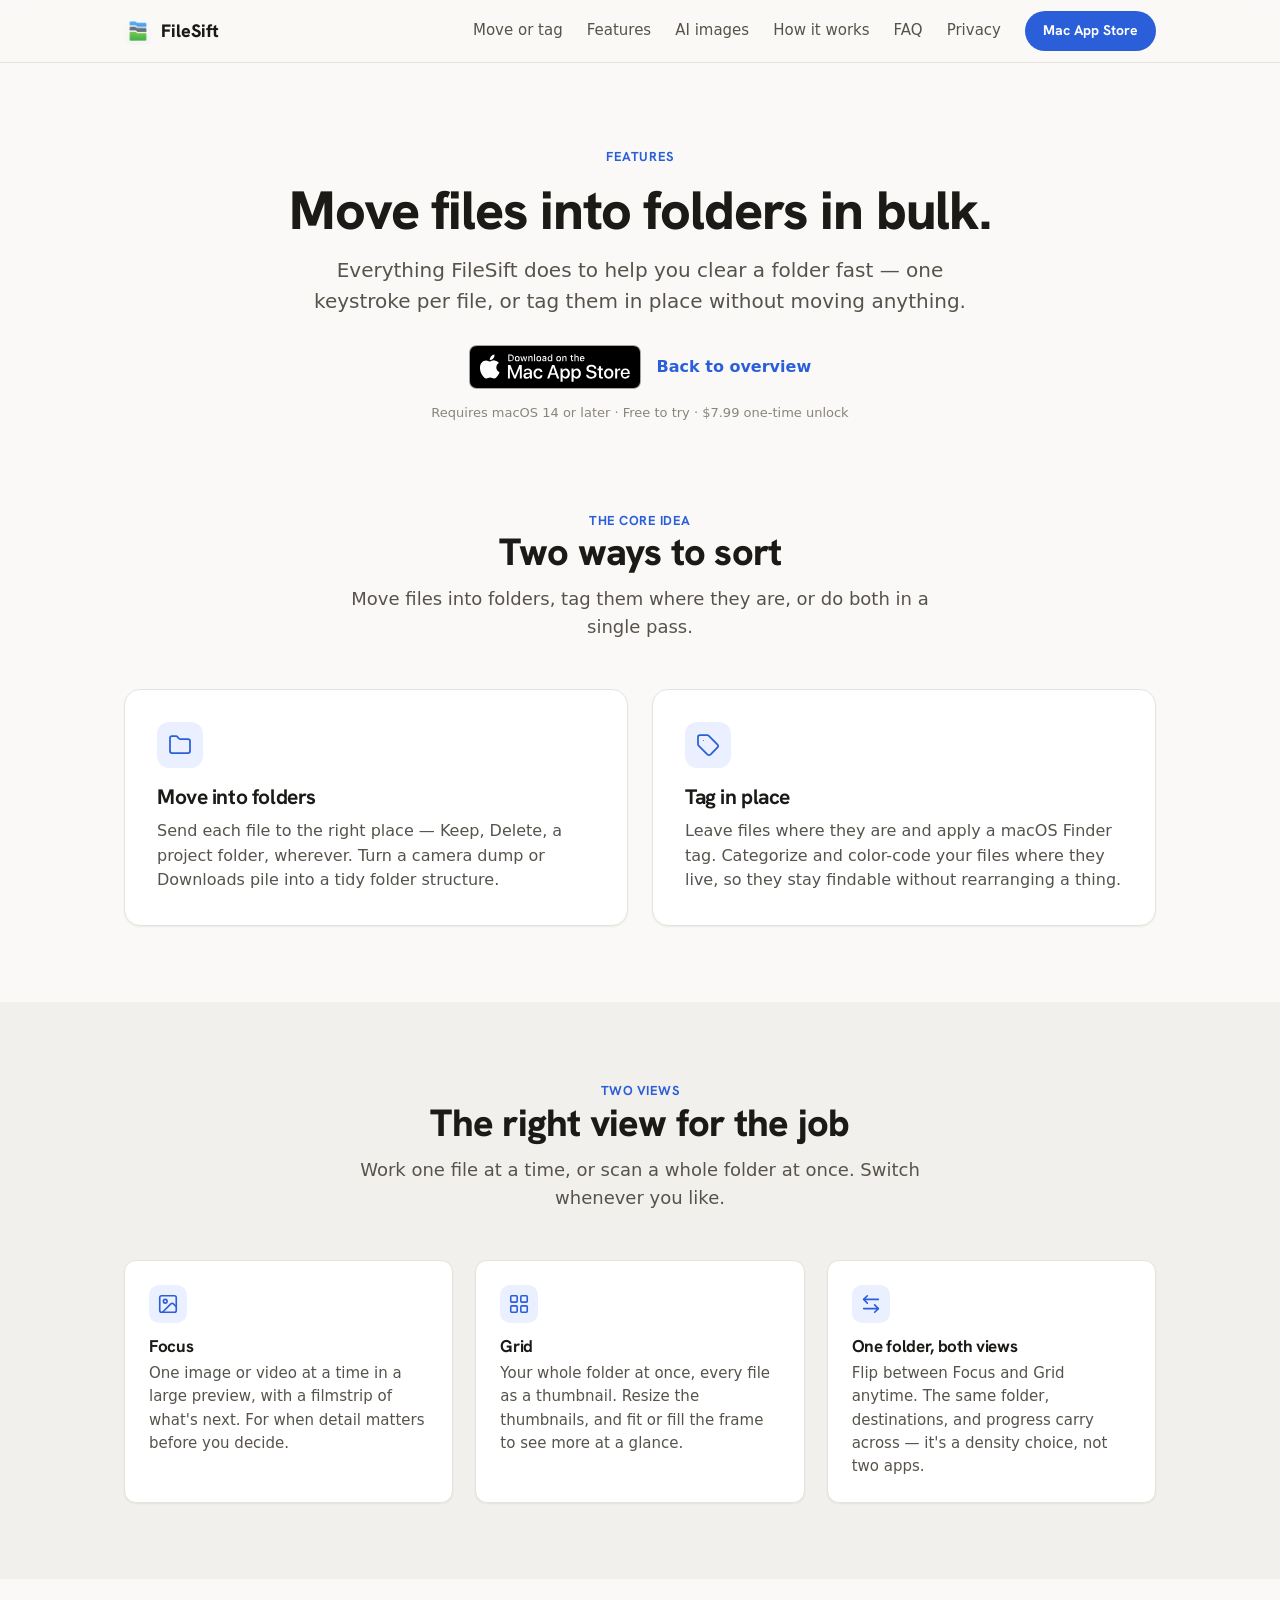
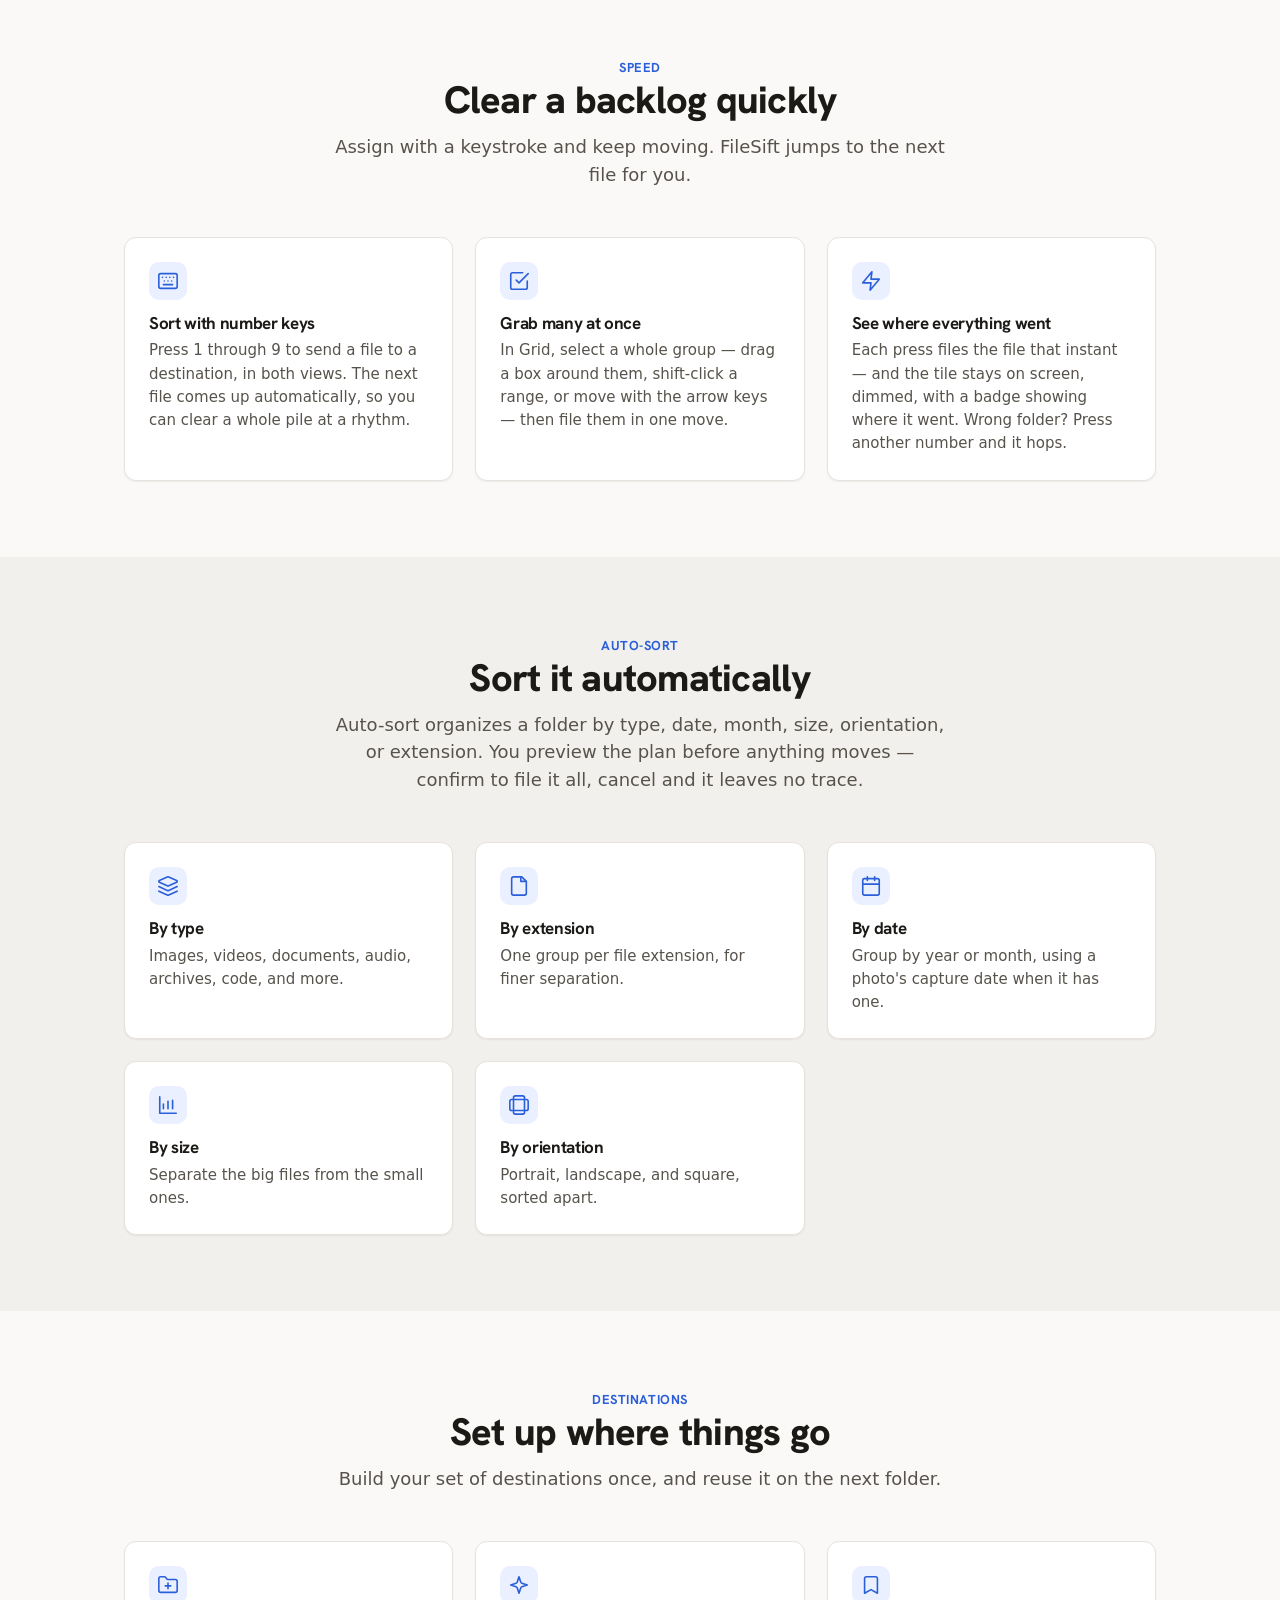
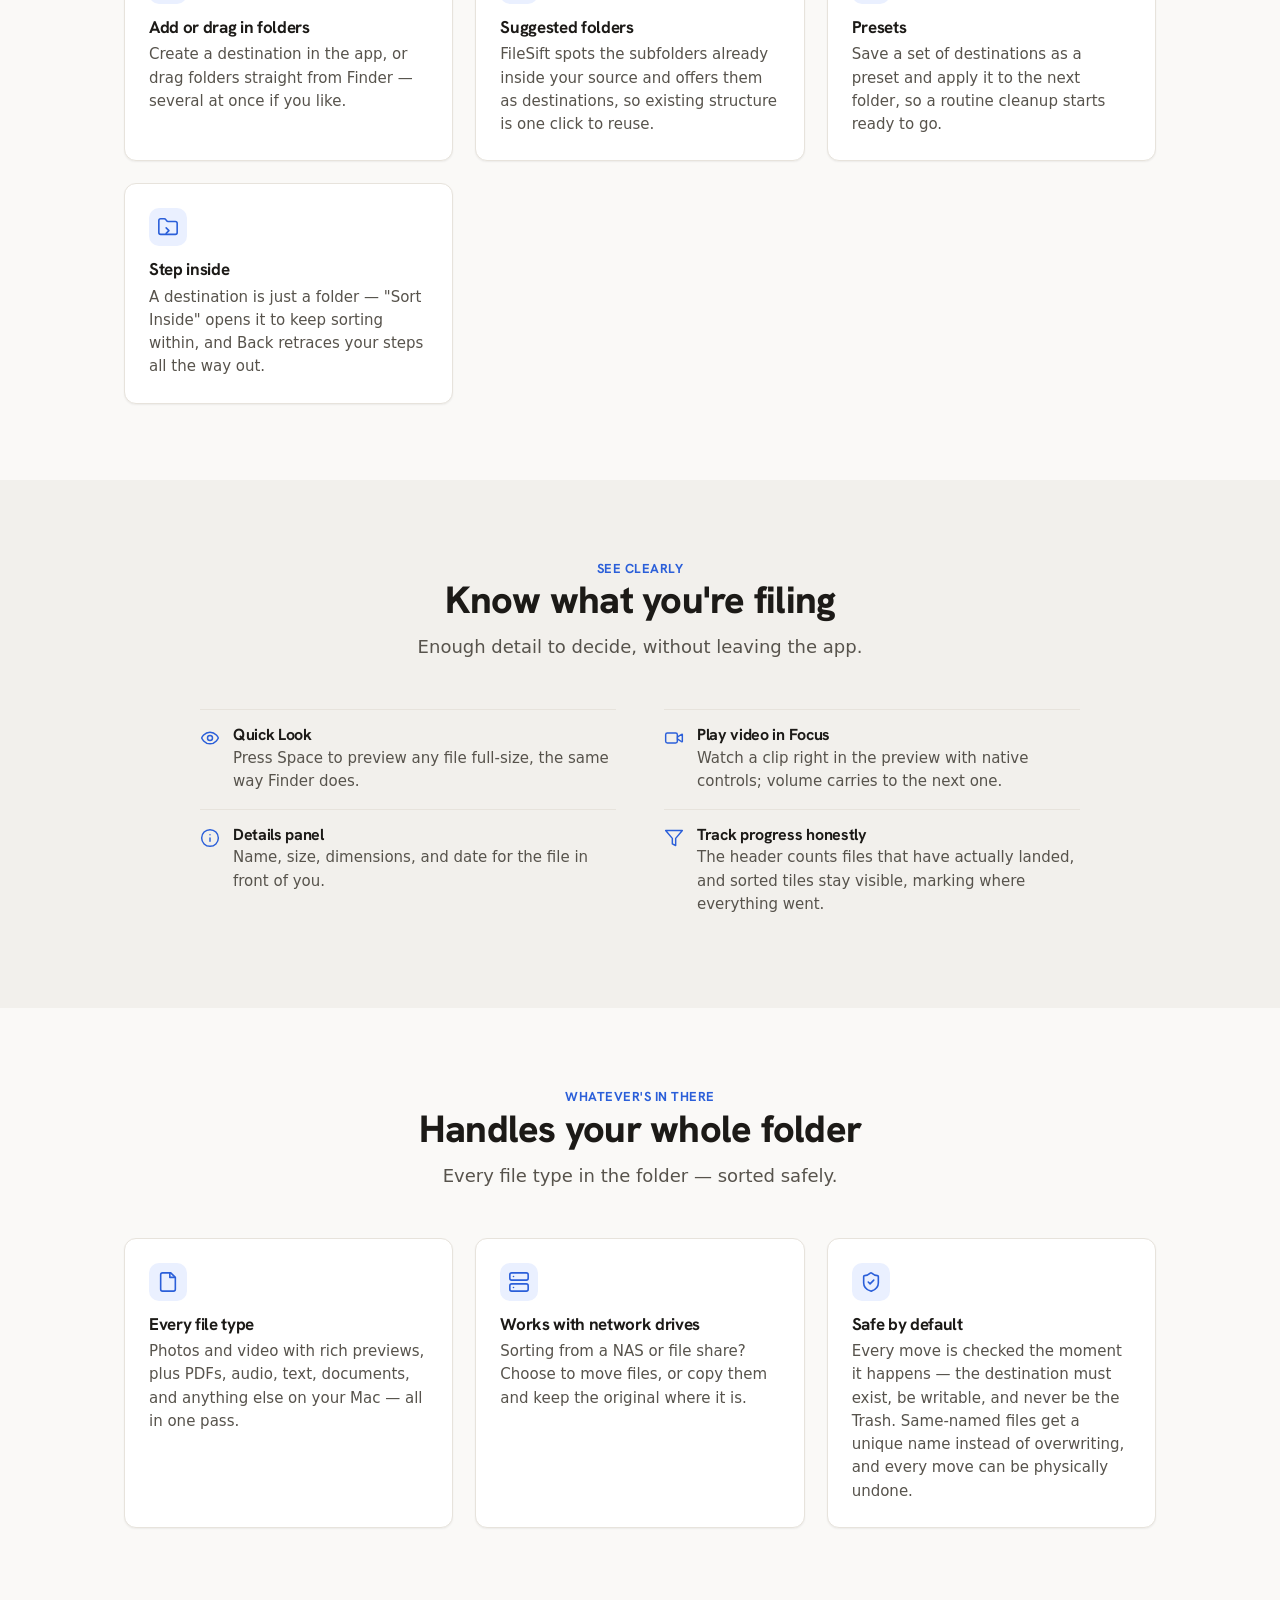
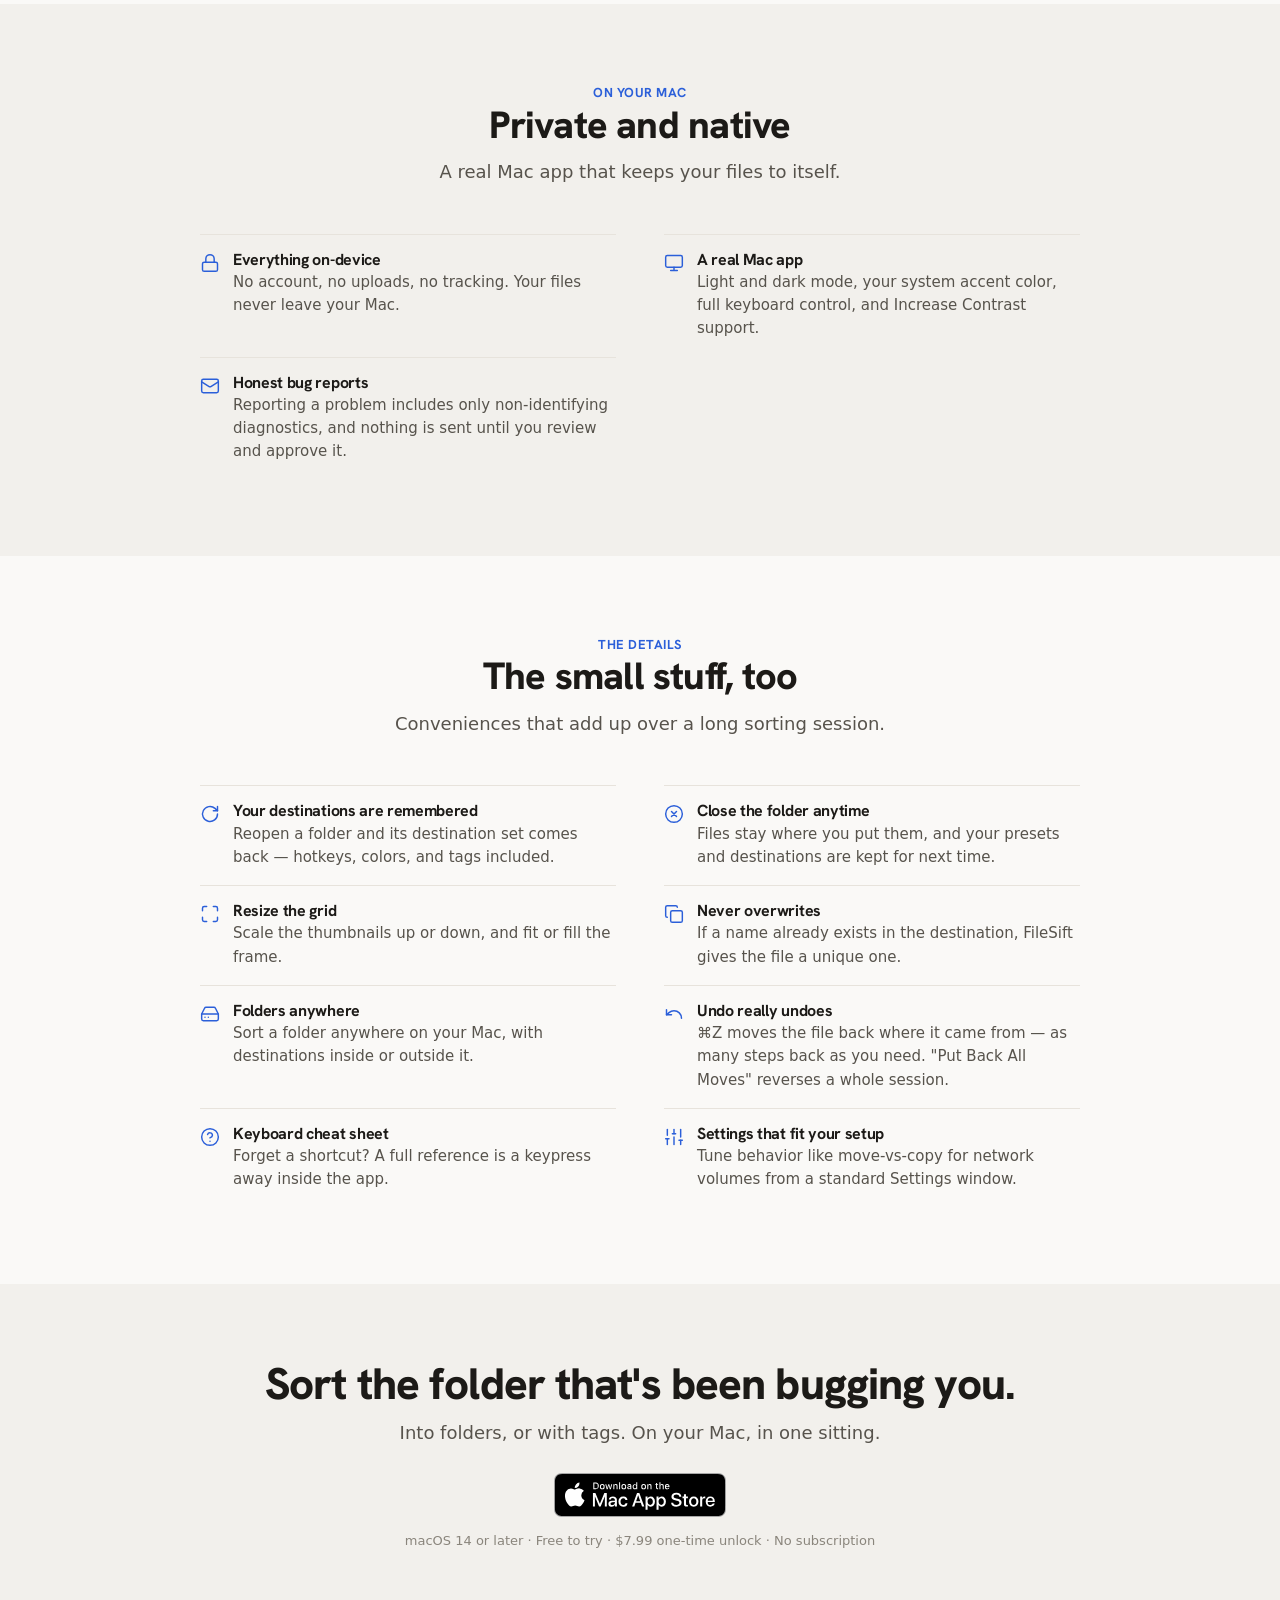
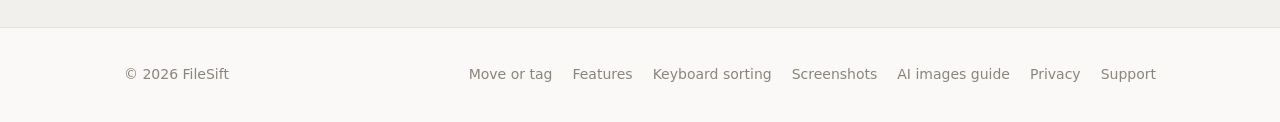
<file: features.html>
<!DOCTYPE html>
<html lang="en">
<head>
<meta charset="UTF-8">
<meta name="viewport" content="width=device-width, initial-scale=1.0">
<title>Move files into folders in bulk on Mac — FileSift</title>
<meta name="description" content="Move files into folders in bulk on your Mac: press a number key and each one is filed instantly. Or tag them in place. Auto-sort by type or date, with undo that really moves files back.">
<meta property="og:title" content="Move files into folders in bulk on Mac — FileSift">
<meta property="og:description" content="Move files into folders in bulk on your Mac — press a number key and each one is filed instantly, with undo that really moves them back.">
<meta property="og:type" content="website">
<meta property="og:url" content="https://filesiftapp.com/features.html">
<meta property="og:image" content="https://filesiftapp.com/icon.png">
<link rel="canonical" href="https://filesiftapp.com/features.html">
<link rel="icon" href="favicon.ico" sizes="any">
<link rel="icon" type="image/png" sizes="32x32" href="favicon-32x32.png">
<link rel="icon" type="image/png" sizes="16x16" href="favicon-16x16.png">
<link rel="apple-touch-icon" href="apple-touch-icon.png">
<link rel="manifest" href="site.webmanifest">
<link rel="preconnect" href="https://fonts.googleapis.com">
<link rel="preconnect" href="https://fonts.gstatic.com" crossorigin>
<link href="https://fonts.googleapis.com/css2?family=Hanken+Grotesk:wght@500;600;700;800&display=swap" rel="stylesheet">
<link rel="stylesheet" href="styles.css">
<link rel="preconnect" href="https://www.googletagmanager.com">
<script src="analytics.js" defer></script>
</head>
<body>

<header class="nav">
  <div class="wrap">
    <a class="brand" href="/">
      <img class="brand-icon" src="icon.png" width="28" height="28" alt="">
      FileSift
    </a>
    <nav>
      <a href="index.html#ways">Move or tag</a>
      <a href="features.html" aria-current="page">Features</a>
      <a href="ai-generations.html">AI images</a>
      <a href="index.html#how">How it works</a>
      <a href="index.html#faq">FAQ</a>
      <a href="privacy.html">Privacy</a>
      <a class="btn small" href="https://apps.apple.com/us/app/filesift/id6783454559" target="_blank" rel="noopener">Mac App Store</a>
    </nav>
  </div>
</header>

<main>
  <!-- Intro -->
  <section class="page-intro">
    <div class="wrap">
      <span class="eyebrow">Features</span>
      <h1>Move files into folders in bulk.</h1>
      <p>Everything FileSift does to help you clear a folder fast — one keystroke per file, or tag them in place without moving anything.</p>
      <div class="cta" id="download">
        <a class="mas-badge" href="https://apps.apple.com/us/app/filesift/id6783454559" aria-label="Download FileSift on the Mac App Store" target="_blank" rel="noopener">
          <picture>
            <source srcset="img/mac-app-store-white.svg" media="(prefers-color-scheme: dark)">
            <img src="img/mac-app-store-black.svg" alt="Download on the Mac App Store" width="156" height="40">
          </picture>
        </a>
        <a class="link-arrow" href="index.html">Back to overview</a>
      </div>
      <p class="note">Requires macOS 14 or later · Free to try · $7.99 one-time unlock</p>
    </div>
  </section>

  <!-- 1 · Two ways to sort -->
  <section>
    <div class="wrap">
      <div class="section-head">
        <span class="eyebrow">The core idea</span>
        <h2>Two ways to sort</h2>
        <p>Move files into folders, tag them where they are, or do both in a single pass.</p>
      </div>
      <div class="duo">
        <div class="panel">
          <div class="ic"><svg class="icon" viewBox="0 0 24 24"><path d="M20 20a2 2 0 0 0 2-2V8a2 2 0 0 0-2-2h-7.9a2 2 0 0 1-1.69-.9L9.6 3.9A2 2 0 0 0 7.93 3H4a2 2 0 0 0-2 2v13a2 2 0 0 0 2 2Z"/></svg></div>
          <h3>Move into folders</h3>
          <p>Send each file to the right place — Keep, Delete, a project folder, wherever. Turn a camera dump or Downloads pile into a tidy folder structure.</p>
        </div>
        <div class="panel">
          <div class="ic"><svg class="icon" viewBox="0 0 24 24"><path d="M12.586 2.586A2 2 0 0 0 11.172 2H4a2 2 0 0 0-2 2v7.172a2 2 0 0 0 .586 1.414l8.704 8.704a2.426 2.426 0 0 0 3.42 0l6.58-6.58a2.426 2.426 0 0 0 0-3.42z"/><circle cx="7.5" cy="7.5" r=".5" fill="currentColor" stroke="none"/></svg></div>
          <h3>Tag in place</h3>
          <p>Leave files where they are and apply a macOS Finder tag. Categorize and color-code your files where they live, so they stay findable without rearranging a thing.</p>
        </div>
      </div>
    </div>
  </section>

  <!-- 2 · Two views -->
  <section class="alt">
    <div class="wrap">
      <div class="section-head">
        <span class="eyebrow">Two views</span>
        <h2>The right view for the job</h2>
        <p>Work one file at a time, or scan a whole folder at once. Switch whenever you like.</p>
      </div>
      <div class="feature-grid">
        <div class="feat">
          <div class="ic"><svg class="icon" viewBox="0 0 24 24"><rect width="18" height="18" x="3" y="3" rx="2" ry="2"/><circle cx="9" cy="9" r="2"/><path d="m21 15-3.086-3.086a2 2 0 0 0-2.828 0L6 21"/></svg></div>
          <h3>Focus</h3>
          <p>One image or video at a time in a large preview, with a filmstrip of what's next. For when detail matters before you decide.</p>
        </div>
        <div class="feat">
          <div class="ic"><svg class="icon" viewBox="0 0 24 24"><rect width="7" height="7" x="3" y="3" rx="1"/><rect width="7" height="7" x="14" y="3" rx="1"/><rect width="7" height="7" x="14" y="14" rx="1"/><rect width="7" height="7" x="3" y="14" rx="1"/></svg></div>
          <h3>Grid</h3>
          <p>Your whole folder at once, every file as a thumbnail. Resize the thumbnails, and fit or fill the frame to see more at a glance.</p>
        </div>
        <div class="feat">
          <div class="ic"><svg class="icon" viewBox="0 0 24 24"><path d="M8 3 4 7l4 4"/><path d="M4 7h16"/><path d="m16 21 4-4-4-4"/><path d="M20 17H4"/></svg></div>
          <h3>One folder, both views</h3>
          <p>Flip between Focus and Grid anytime. The same folder, destinations, and progress carry across — it's a density choice, not two apps.</p>
        </div>
      </div>
    </div>
  </section>

  <!-- 3 · Sort at speed -->
  <section>
    <div class="wrap">
      <div class="section-head">
        <span class="eyebrow">Speed</span>
        <h2>Clear a backlog quickly</h2>
        <p>Assign with a keystroke and keep moving. FileSift jumps to the next file for you.</p>
      </div>
      <div class="feature-grid">
        <div class="feat">
          <div class="ic"><svg class="icon" viewBox="0 0 24 24"><rect width="20" height="16" x="2" y="4" rx="2"/><path d="M6 8h.01M10 8h.01M14 8h.01M18 8h.01M8 12h.01M12 12h.01M16 12h.01M7 16h10"/></svg></div>
          <h3>Sort with number keys</h3>
          <p>Press 1 through 9 to send a file to a destination, in both views. The next file comes up automatically, so you can clear a whole pile at a rhythm.</p>
        </div>
        <div class="feat">
          <div class="ic"><svg class="icon" viewBox="0 0 24 24"><path d="m9 11 3 3L22 4"/><path d="M21 12v7a2 2 0 0 1-2 2H5a2 2 0 0 1-2-2V5a2 2 0 0 1 2-2h11"/></svg></div>
          <h3>Grab many at once</h3>
          <p>In Grid, select a whole group — drag a box around them, shift-click a range, or move with the arrow keys — then file them in one move.</p>
        </div>
        <div class="feat">
          <div class="ic"><svg class="icon" viewBox="0 0 24 24"><path d="M13 2 3 14h9l-1 8 10-12h-9l1-8z"/></svg></div>
          <h3>See where everything went</h3>
          <p>Each press files the file that instant — and the tile stays on screen, dimmed, with a badge showing where it went. Wrong folder? Press another number and it hops.</p>
        </div>
      </div>
    </div>
  </section>

  <!-- 4 · Auto-sort -->
  <section class="alt">
    <div class="wrap">
      <div class="section-head">
        <span class="eyebrow">Auto-sort</span>
        <h2>Sort it automatically</h2>
        <p>Auto-sort organizes a folder by type, date, month, size, orientation, or extension. You preview the plan before anything moves — confirm to file it all, cancel and it leaves no trace.</p>
      </div>
      <div class="feature-grid">
        <div class="feat">
          <div class="ic"><svg class="icon" viewBox="0 0 24 24"><path d="m12.83 2.18a2 2 0 0 0-1.66 0L2.6 6.08a1 1 0 0 0 0 1.83l8.58 3.91a2 2 0 0 0 1.66 0l8.58-3.9a1 1 0 0 0 0-1.83Z"/><path d="m22 17.65-9.17 4.16a2 2 0 0 1-1.66 0L2 17.65"/><path d="m22 12.65-9.17 4.16a2 2 0 0 1-1.66 0L2 12.65"/></svg></div>
          <h3>By type</h3>
          <p>Images, videos, documents, audio, archives, code, and more.</p>
        </div>
        <div class="feat">
          <div class="ic"><svg class="icon" viewBox="0 0 24 24"><path d="M15 2H6a2 2 0 0 0-2 2v16a2 2 0 0 0 2 2h12a2 2 0 0 0 2-2V7Z"/><path d="M14 2v5h5"/></svg></div>
          <h3>By extension</h3>
          <p>One group per file extension, for finer separation.</p>
        </div>
        <div class="feat">
          <div class="ic"><svg class="icon" viewBox="0 0 24 24"><rect width="18" height="18" x="3" y="4" rx="2"/><path d="M3 10h18M8 2v4M16 2v4"/></svg></div>
          <h3>By date</h3>
          <p>Group by year or month, using a photo's capture date when it has one.</p>
        </div>
        <div class="feat">
          <div class="ic"><svg class="icon" viewBox="0 0 24 24"><path d="M3 3v18h18"/><path d="M7 16v-5M12 16V8M17 16v-9"/></svg></div>
          <h3>By size</h3>
          <p>Separate the big files from the small ones.</p>
        </div>
        <div class="feat">
          <div class="ic"><svg class="icon" viewBox="0 0 24 24"><rect width="12" height="20" x="6" y="2" rx="2"/><rect width="20" height="12" x="2" y="6" rx="2"/></svg></div>
          <h3>By orientation</h3>
          <p>Portrait, landscape, and square, sorted apart.</p>
        </div>
      </div>
    </div>
  </section>

  <!-- 5 · Destinations & presets -->
  <section>
    <div class="wrap">
      <div class="section-head">
        <span class="eyebrow">Destinations</span>
        <h2>Set up where things go</h2>
        <p>Build your set of destinations once, and reuse it on the next folder.</p>
      </div>
      <div class="feature-grid">
        <div class="feat">
          <div class="ic"><svg class="icon" viewBox="0 0 24 24"><path d="M20 20a2 2 0 0 0 2-2V8a2 2 0 0 0-2-2h-7.9a2 2 0 0 1-1.69-.9L9.6 3.9A2 2 0 0 0 7.93 3H4a2 2 0 0 0-2 2v13a2 2 0 0 0 2 2Z"/><path d="M12 10v6M9 13h6"/></svg></div>
          <h3>Add or drag in folders</h3>
          <p>Create a destination in the app, or drag folders straight from Finder — several at once if you like.</p>
        </div>
        <div class="feat">
          <div class="ic"><svg class="icon" viewBox="0 0 24 24"><path d="m12 3-1.9 5.8a2 2 0 0 1-1.3 1.3L3 12l5.8 1.9a2 2 0 0 1 1.3 1.3L12 21l1.9-5.8a2 2 0 0 1 1.3-1.3L21 12l-5.8-1.9a2 2 0 0 1-1.3-1.3Z"/></svg></div>
          <h3>Suggested folders</h3>
          <p>FileSift spots the subfolders already inside your source and offers them as destinations, so existing structure is one click to reuse.</p>
        </div>
        <div class="feat">
          <div class="ic"><svg class="icon" viewBox="0 0 24 24"><path d="m19 21-7-4-7 4V5a2 2 0 0 1 2-2h10a2 2 0 0 1 2 2Z"/></svg></div>
          <h3>Presets</h3>
          <p>Save a set of destinations as a preset and apply it to the next folder, so a routine cleanup starts ready to go.</p>
        </div>
        <div class="feat">
          <div class="ic"><svg class="icon" viewBox="0 0 24 24"><path d="M20 20a2 2 0 0 0 2-2V8a2 2 0 0 0-2-2h-7.9a2 2 0 0 1-1.69-.9L9.6 3.9A2 2 0 0 0 7.93 3H4a2 2 0 0 0-2 2v13a2 2 0 0 0 2 2Z"/><path d="m10 13 3 3-3 3"/></svg></div>
          <h3>Step inside</h3>
          <p>A destination is just a folder — "Sort Inside" opens it to keep sorting within, and Back retraces your steps all the way out.</p>
        </div>
      </div>
    </div>
  </section>

  <!-- 6 · See what you're filing -->
  <section class="alt">
    <div class="wrap">
      <div class="section-head">
        <span class="eyebrow">See clearly</span>
        <h2>Know what you're filing</h2>
        <p>Enough detail to decide, without leaving the app.</p>
      </div>
      <div class="more-grid">
        <div class="item">
          <svg class="icon" viewBox="0 0 24 24"><path d="M2 12s3-7 10-7 10 7 10 7-3 7-10 7-10-7-10-7Z"/><circle cx="12" cy="12" r="3"/></svg>
          <div><h3>Quick Look</h3><p>Press Space to preview any file full-size, the same way Finder does.</p></div>
        </div>
        <div class="item">
          <svg class="icon" viewBox="0 0 24 24"><path d="m16 13 5.2 3.5a.5.5 0 0 0 .8-.4V7.9a.5.5 0 0 0-.8-.4L16 11"/><rect x="2" y="6" width="14" height="12" rx="2"/></svg>
          <div><h3>Play video in Focus</h3><p>Watch a clip right in the preview with native controls; volume carries to the next one.</p></div>
        </div>
        <div class="item">
          <svg class="icon" viewBox="0 0 24 24"><circle cx="12" cy="12" r="10"/><path d="M12 16v-4M12 8h.01"/></svg>
          <div><h3>Details panel</h3><p>Name, size, dimensions, and date for the file in front of you.</p></div>
        </div>
        <div class="item">
          <svg class="icon" viewBox="0 0 24 24"><polygon points="22 3 2 3 10 12.46 10 19 14 21 14 12.46 22 3"/></svg>
          <div><h3>Track progress honestly</h3><p>The header counts files that have actually landed, and sorted tiles stay visible, marking where everything went.</p></div>
        </div>
      </div>
    </div>
  </section>

  <!-- 7 · Handles your whole folder -->
  <section>
    <div class="wrap">
      <div class="section-head">
        <span class="eyebrow">Whatever's in there</span>
        <h2>Handles your whole folder</h2>
        <p>Every file type in the folder — sorted safely.</p>
      </div>
      <div class="feature-grid">
        <div class="feat">
          <div class="ic"><svg class="icon" viewBox="0 0 24 24"><path d="M15 2H6a2 2 0 0 0-2 2v16a2 2 0 0 0 2 2h12a2 2 0 0 0 2-2V7Z"/><path d="M14 2v5h5"/></svg></div>
          <h3>Every file type</h3>
          <p>Photos and video with rich previews, plus PDFs, audio, text, documents, and anything else on your Mac — all in one pass.</p>
        </div>
        <div class="feat">
          <div class="ic"><svg class="icon" viewBox="0 0 24 24"><rect width="20" height="8" x="2" y="2" rx="2"/><rect width="20" height="8" x="2" y="14" rx="2"/><path d="M6 6h.01M6 18h.01"/></svg></div>
          <h3>Works with network drives</h3>
          <p>Sorting from a NAS or file share? Choose to move files, or copy them and keep the original where it is.</p>
        </div>
        <div class="feat">
          <div class="ic"><svg class="icon" viewBox="0 0 24 24"><path d="M20 13c0 5-3.5 7.5-7.66 8.95a1 1 0 0 1-.67-.01C7.5 20.5 4 18 4 13V6a1 1 0 0 1 1-1c2 0 4.5-1.2 6.24-2.72a1.17 1.17 0 0 1 1.52 0C14.51 3.81 17 5 19 5a1 1 0 0 1 1 1Z"/><path d="m9 12 2 2 4-4"/></svg></div>
          <h3>Safe by default</h3>
          <p>Every move is checked the moment it happens — the destination must exist, be writable, and never be the Trash. Same-named files get a unique name instead of overwriting, and every move can be physically undone.</p>
        </div>
      </div>
    </div>
  </section>

  <!-- 8 · Private & native -->
  <section class="alt">
    <div class="wrap">
      <div class="section-head">
        <span class="eyebrow">On your Mac</span>
        <h2>Private and native</h2>
        <p>A real Mac app that keeps your files to itself.</p>
      </div>
      <div class="more-grid">
        <div class="item">
          <svg class="icon" viewBox="0 0 24 24"><rect width="18" height="11" x="3" y="11" rx="2"/><path d="M7 11V7a5 5 0 0 1 10 0v4"/></svg>
          <div><h3>Everything on-device</h3><p>No account, no uploads, no tracking. Your files never leave your Mac.</p></div>
        </div>
        <div class="item">
          <svg class="icon" viewBox="0 0 24 24"><rect width="20" height="14" x="2" y="3" rx="2"/><path d="M8 21h8M12 17v4"/></svg>
          <div><h3>A real Mac app</h3><p>Light and dark mode, your system accent color, full keyboard control, and Increase Contrast support.</p></div>
        </div>
        <div class="item">
          <svg class="icon" viewBox="0 0 24 24"><rect width="20" height="16" x="2" y="4" rx="2"/><path d="m22 7-8.97 5.7a1.94 1.94 0 0 1-2.06 0L2 7"/></svg>
          <div><h3>Honest bug reports</h3><p>Reporting a problem includes only non-identifying diagnostics, and nothing is sent until you review and approve it.</p></div>
        </div>
      </div>
    </div>
  </section>

  <!-- 9 · Everything else -->
  <section>
    <div class="wrap">
      <div class="section-head">
        <span class="eyebrow">The details</span>
        <h2>The small stuff, too</h2>
        <p>Conveniences that add up over a long sorting session.</p>
      </div>
      <div class="more-grid">
        <div class="item">
          <svg class="icon" viewBox="0 0 24 24"><path d="M21 12a9 9 0 1 1-3-6.7L21 8"/><path d="M21 3v5h-5"/></svg>
          <div><h3>Your destinations are remembered</h3><p>Reopen a folder and its destination set comes back — hotkeys, colors, and tags included.</p></div>
        </div>
        <div class="item">
          <svg class="icon" viewBox="0 0 24 24"><circle cx="12" cy="12" r="10"/><path d="m15 9-6 6M9 9l6 6"/></svg>
          <div><h3>Close the folder anytime</h3><p>Files stay where you put them, and your presets and destinations are kept for next time.</p></div>
        </div>
        <div class="item">
          <svg class="icon" viewBox="0 0 24 24"><path d="M8 3H5a2 2 0 0 0-2 2v3M21 8V5a2 2 0 0 0-2-2h-3M3 16v3a2 2 0 0 0 2 2h3M16 21h3a2 2 0 0 0 2-2v-3"/></svg>
          <div><h3>Resize the grid</h3><p>Scale the thumbnails up or down, and fit or fill the frame.</p></div>
        </div>
        <div class="item">
          <svg class="icon" viewBox="0 0 24 24"><rect width="14" height="14" x="8" y="8" rx="2"/><path d="M4 16c-1.1 0-2-.9-2-2V4c0-1.1.9-2 2-2h10c1.1 0 2 .9 2 2"/></svg>
          <div><h3>Never overwrites</h3><p>If a name already exists in the destination, FileSift gives the file a unique one.</p></div>
        </div>
        <div class="item">
          <svg class="icon" viewBox="0 0 24 24"><line x1="22" x2="2" y1="12" y2="12"/><path d="M5.45 5.11 2 12v6a2 2 0 0 0 2 2h16a2 2 0 0 0 2-2v-6l-3.45-6.89A2 2 0 0 0 16.76 4H7.24a2 2 0 0 0-1.79 1.11z"/><path d="M6 16h.01M10 16h.01"/></svg>
          <div><h3>Folders anywhere</h3><p>Sort a folder anywhere on your Mac, with destinations inside or outside it.</p></div>
        </div>
        <div class="item">
          <svg class="icon" viewBox="0 0 24 24"><path d="M3 7v6h6"/><path d="M21 17a9 9 0 0 0-9-9 9 9 0 0 0-6 2.3L3 13"/></svg>
          <div><h3>Undo really undoes</h3><p>⌘Z moves the file back where it came from — as many steps back as you need. "Put Back All Moves" reverses a whole session.</p></div>
        </div>
        <div class="item">
          <svg class="icon" viewBox="0 0 24 24"><circle cx="12" cy="12" r="10"/><path d="M9.09 9a3 3 0 0 1 5.83 1c0 2-3 3-3 3"/><path d="M12 17h.01"/></svg>
          <div><h3>Keyboard cheat sheet</h3><p>Forget a shortcut? A full reference is a keypress away inside the app.</p></div>
        </div>
        <div class="item">
          <svg class="icon" viewBox="0 0 24 24"><line x1="4" x2="4" y1="21" y2="14"/><line x1="4" x2="4" y1="10" y2="3"/><line x1="12" x2="12" y1="21" y2="12"/><line x1="12" x2="12" y1="8" y2="3"/><line x1="20" x2="20" y1="21" y2="16"/><line x1="20" x2="20" y1="12" y2="3"/><line x1="2" x2="6" y1="14" y2="14"/><line x1="10" x2="14" y1="8" y2="8"/><line x1="18" x2="22" y1="16" y2="16"/></svg>
          <div><h3>Settings that fit your setup</h3><p>Tune behavior like move-vs-copy for network volumes from a standard Settings window.</p></div>
        </div>
      </div>
    </div>
  </section>

  <!-- Final CTA -->
  <section class="alt">
    <div class="wrap final">
      <h2>Sort the folder that's been bugging you.</h2>
      <p>Into folders, or with tags. On your Mac, in one sitting.</p>
      <div class="cta">
        <a class="mas-badge" href="https://apps.apple.com/us/app/filesift/id6783454559" aria-label="Download FileSift on the Mac App Store" target="_blank" rel="noopener">
          <picture>
            <source srcset="img/mac-app-store-white.svg" media="(prefers-color-scheme: dark)">
            <img src="img/mac-app-store-black.svg" alt="Download on the Mac App Store" width="156" height="40">
          </picture>
        </a>
      </div>
      <p class="note">macOS 14 or later · Free to try · $7.99 one-time unlock · No subscription</p>
    </div>
  </section>
</main>

<footer class="site">
  <div class="wrap">
    <span>© 2026 FileSift</span>
    <nav>
      <a href="index.html#ways">Move or tag</a>
      <a href="features.html">Features</a>
      <a href="sort-files-keyboard.html">Keyboard sorting</a>
      <a href="organize-screenshots.html">Screenshots</a>
      <a href="ai-images-guide.html">AI images guide</a>
      <a href="privacy.html">Privacy</a>
      <a href="mailto:filesiftapp@fastmail.com">Support</a>
    </nav>
  </div>
</footer>

</body>
</html>
</file>
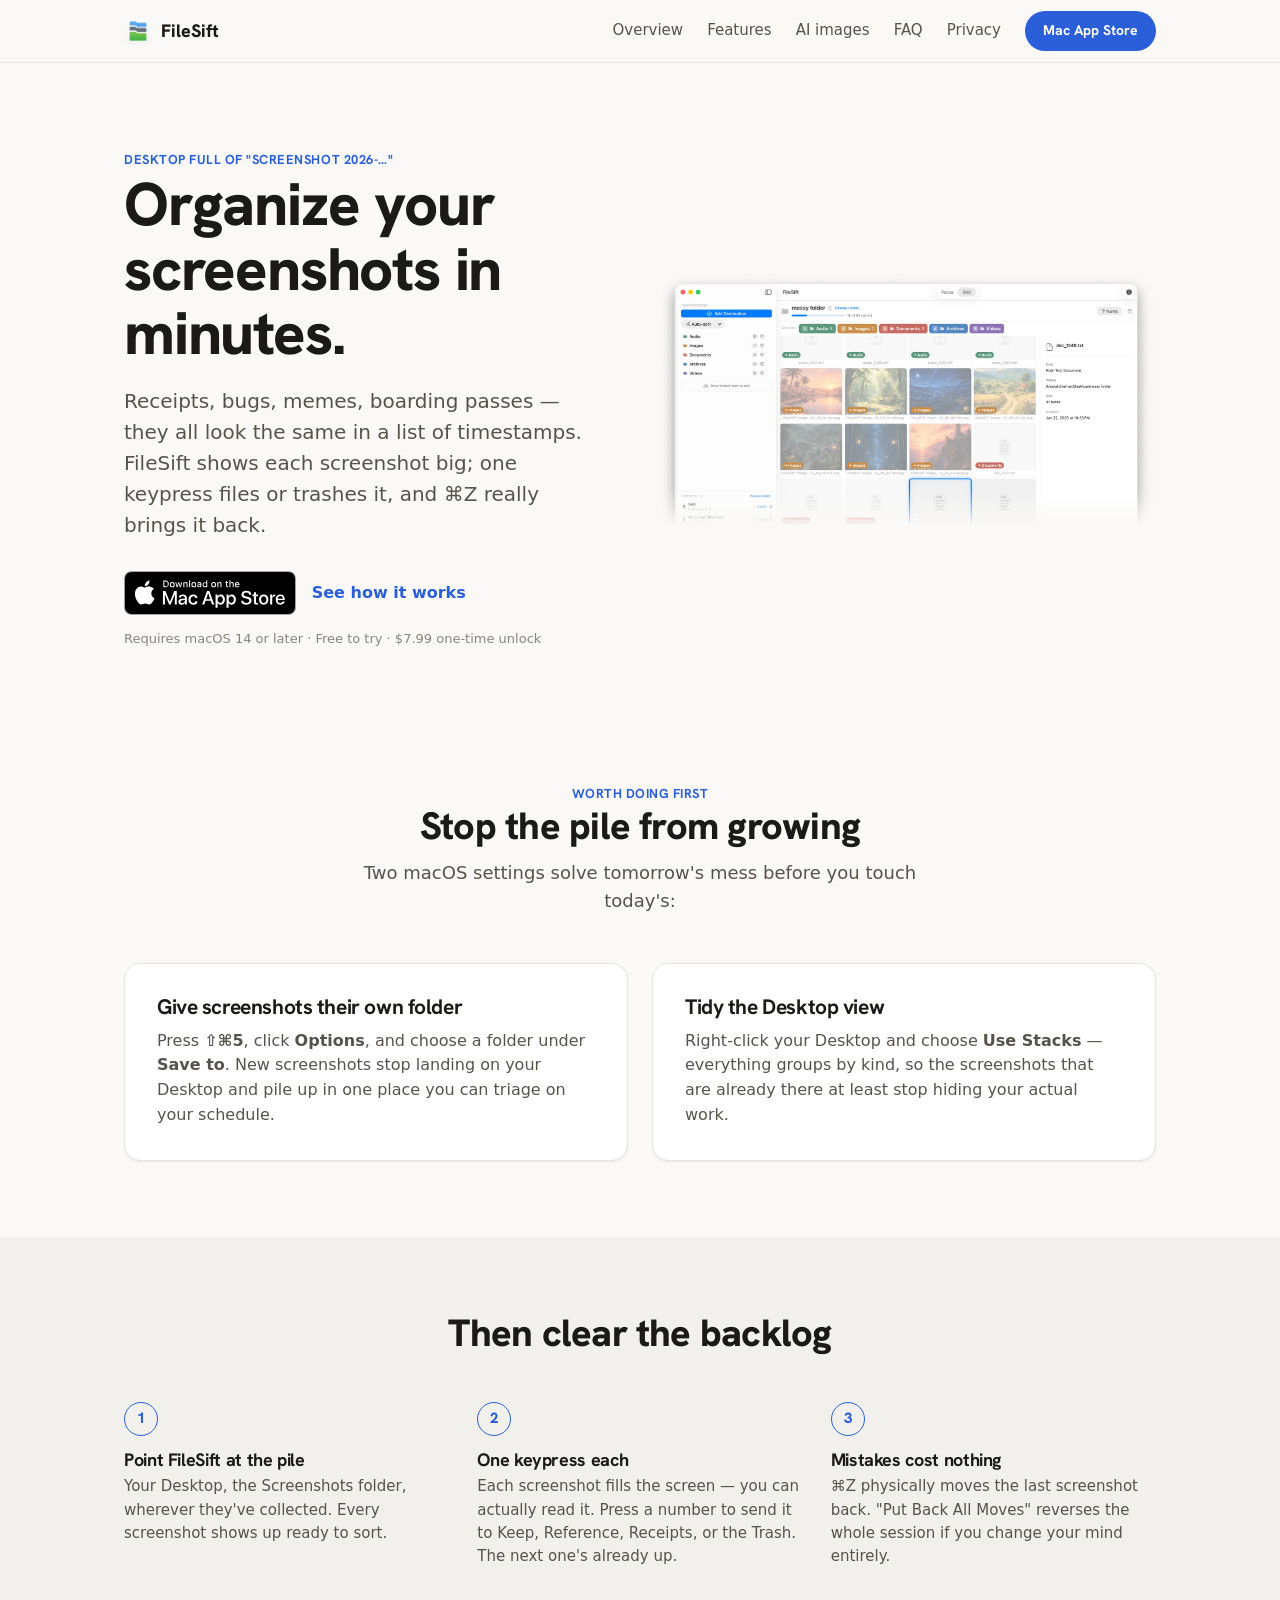
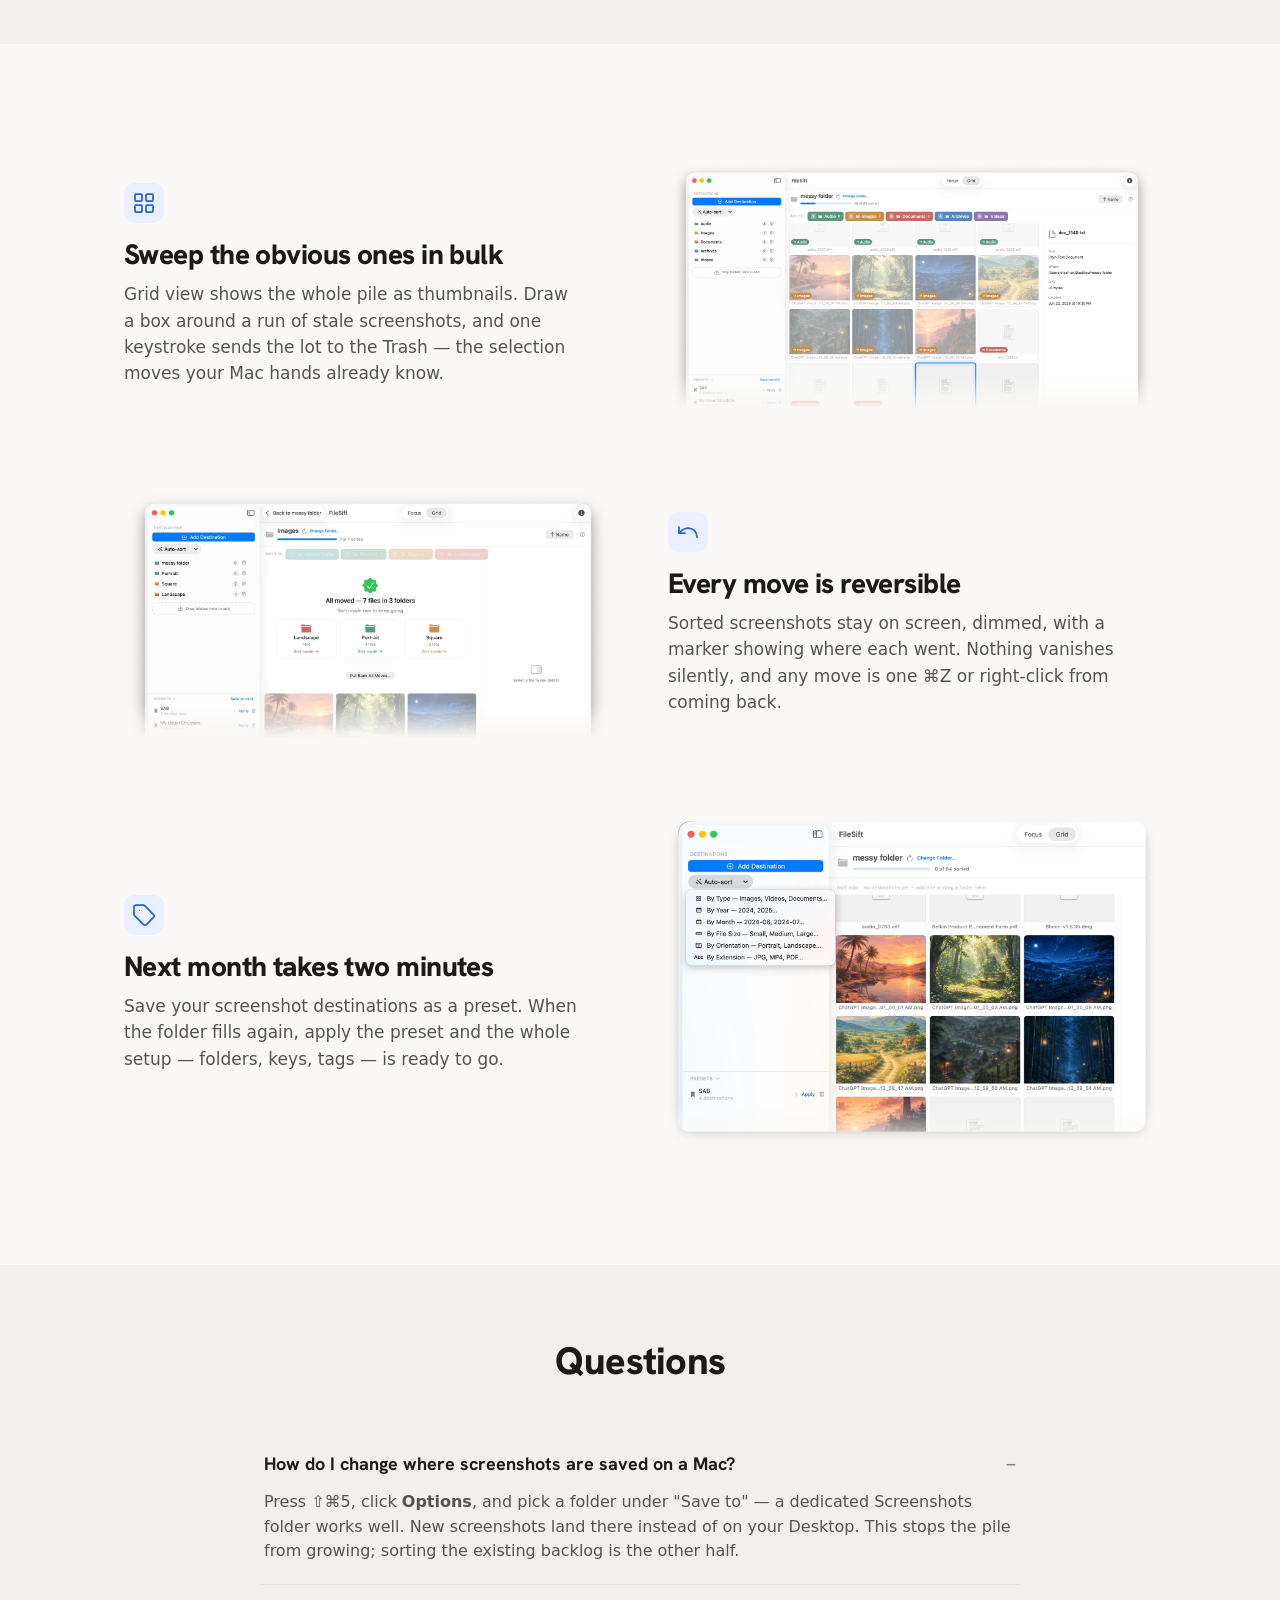
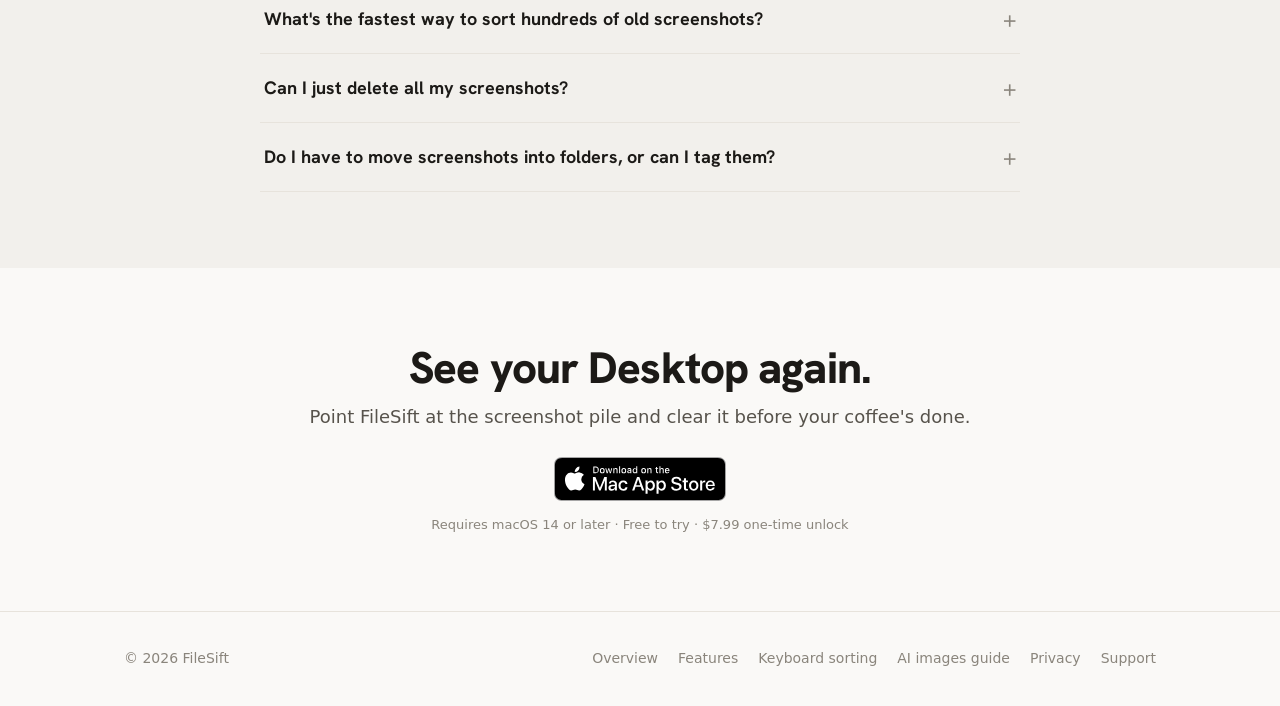
<file: organize-screenshots.html>
<!DOCTYPE html>
<html lang="en">
<head>
<meta charset="UTF-8">
<meta name="viewport" content="width=device-width, initial-scale=1.0">
<title>Organize screenshots on your Mac — FileSift</title>
<meta name="description" content="Clear a pile of Mac screenshots in minutes: change where new screenshots save, then sort the backlog into folders — or straight to the Trash — one keypress each with FileSift.">
<meta property="og:title" content="Organize screenshots on your Mac — FileSift">
<meta property="og:description" content="Your Desktop is not a filing system. Sort the screenshot backlog into folders with one keypress each — and set macOS to stop making the pile.">
<meta property="og:type" content="website">
<meta property="og:url" content="https://filesiftapp.com/organize-screenshots.html">
<meta property="og:image" content="https://filesiftapp.com/icon.png">
<link rel="canonical" href="https://filesiftapp.com/organize-screenshots.html">
<link rel="icon" href="favicon.ico" sizes="any">
<link rel="icon" type="image/png" sizes="32x32" href="favicon-32x32.png">
<link rel="icon" type="image/png" sizes="16x16" href="favicon-16x16.png">
<link rel="apple-touch-icon" href="apple-touch-icon.png">
<link rel="manifest" href="site.webmanifest">
<link rel="preconnect" href="https://fonts.googleapis.com">
<link rel="preconnect" href="https://fonts.gstatic.com" crossorigin>
<link href="https://fonts.googleapis.com/css2?family=Hanken+Grotesk:wght@500;600;700;800&display=swap" rel="stylesheet">
<link rel="stylesheet" href="styles.css">
<link rel="preconnect" href="https://www.googletagmanager.com">
<script src="analytics.js" defer></script>
<script type="application/ld+json">
{
  "@context": "https://schema.org",
  "@type": "FAQPage",
  "mainEntity": [
    {
      "@type": "Question",
      "name": "How do I change where screenshots are saved on a Mac?",
      "acceptedAnswer": {
        "@type": "Answer",
        "text": "Press ⇧⌘5, click Options, and pick a folder under \"Save to\" — a dedicated Screenshots folder works well. New screenshots land there instead of on your Desktop. This stops the pile from growing; sorting the existing backlog is the other half."
      }
    },
    {
      "@type": "Question",
      "name": "What's the fastest way to sort hundreds of old screenshots?",
      "acceptedAnswer": {
        "@type": "Answer",
        "text": "Triage them visually. In FileSift you point at the folder, set up destinations like Keep, Reference, and Trash, and press one number key per screenshot — each one shows full size, so you can tell the receipts from the memes at a glance. A few hundred screenshots take minutes, and ⌘Z physically undoes any move."
      }
    },
    {
      "@type": "Question",
      "name": "Can I just delete all my screenshots?",
      "acceptedAnswer": {
        "@type": "Answer",
        "text": "Usually not safely — screenshot piles hide receipts, confirmation numbers, and reference images among the disposable ones. That's why a quick visual pass beats a bulk delete: you see each one big and make the keep-or-toss call in under a second."
      }
    },
    {
      "@type": "Question",
      "name": "Do I have to move screenshots into folders, or can I tag them?",
      "acceptedAnswer": {
        "@type": "Answer",
        "text": "Either. A FileSift destination can move the file, apply a macOS Finder tag in place, or both — so you can color-code screenshots where they are instead of relocating them."
      }
    }
  ]
}
</script>
</head>
<body>

<header class="nav">
  <div class="wrap">
    <a class="brand" href="/">
      <img class="brand-icon" src="icon.png" width="28" height="28" alt="">
      FileSift
    </a>
    <nav>
      <a href="index.html">Overview</a>
      <a href="features.html">Features</a>
      <a href="ai-generations.html">AI images</a>
      <a href="#faq">FAQ</a>
      <a href="privacy.html">Privacy</a>
      <a class="btn small" href="https://apps.apple.com/us/app/filesift/id6783454559" target="_blank" rel="noopener">Mac App Store</a>
    </nav>
  </div>
</header>

<main>
  <!-- Hero -->
  <section class="hero">
    <div class="wrap">
      <div>
        <span class="eyebrow">Desktop full of "Screenshot 2026-…"</span>
        <h1>Organize your screenshots in minutes.</h1>
        <p class="sub">Receipts, bugs, memes, boarding passes — they all look the same in a list of timestamps. FileSift shows each screenshot big; one keypress files or trashes it, and ⌘Z really brings it back.</p>
        <div class="cta" id="download">
          <a class="mas-badge" href="https://apps.apple.com/us/app/filesift/id6783454559" aria-label="Download FileSift on the Mac App Store" target="_blank" rel="noopener">
          <picture>
            <source srcset="img/mac-app-store-white.svg" media="(prefers-color-scheme: dark)">
            <img src="img/mac-app-store-black.svg" alt="Download on the Mac App Store" width="156" height="40">
          </picture>
        </a>
          <a class="link-arrow" href="#how">See how it works</a>
        </div>
        <p class="note">Requires macOS 14 or later · Free to try · $7.99 one-time unlock</p>
      </div>

      <div>
        <img class="appshot" src="shot-grid.webp" alt="FileSift in Grid view — a folder of screenshots shown as thumbnails, several already sorted into folders">
      </div>
    </div>
  </section>

  <!-- Stop the pile first -->
  <section id="stop">
    <div class="wrap">
      <div class="section-head">
        <span class="eyebrow">Worth doing first</span>
        <h2>Stop the pile from growing</h2>
        <p>Two macOS settings solve tomorrow's mess before you touch today's:</p>
      </div>
      <div class="duo">
        <div class="panel">
          <h3>Give screenshots their own folder</h3>
          <p>Press <strong>⇧⌘5</strong>, click <strong>Options</strong>, and choose a folder under <strong>Save to</strong>. New screenshots stop landing on your Desktop and pile up in one place you can triage on your schedule.</p>
        </div>
        <div class="panel">
          <h3>Tidy the Desktop view</h3>
          <p>Right-click your Desktop and choose <strong>Use Stacks</strong> — everything groups by kind, so the screenshots that are already there at least stop hiding your actual work.</p>
        </div>
      </div>
    </div>
  </section>

  <!-- How it works -->
  <section id="how" class="alt">
    <div class="wrap">
      <div class="section-head"><h2>Then clear the backlog</h2></div>
      <div class="steps">
        <div class="step"><div class="num">1</div><h3>Point FileSift at the pile</h3><p>Your Desktop, the Screenshots folder, wherever they've collected. Every screenshot shows up ready to sort.</p></div>
        <div class="step"><div class="num">2</div><h3>One keypress each</h3><p>Each screenshot fills the screen — you can actually read it. Press a number to send it to Keep, Reference, Receipts, or the Trash. The next one's already up.</p></div>
        <div class="step"><div class="num">3</div><h3>Mistakes cost nothing</h3><p>⌘Z physically moves the last screenshot back. "Put Back All Moves" reverses the whole session if you change your mind entirely.</p></div>
      </div>
    </div>
  </section>

  <!-- Value rows -->
  <section>
    <div class="wrap">
      <div class="row">
        <div class="row-text">
          <div class="ic"><svg class="icon" viewBox="0 0 24 24"><rect width="7" height="7" x="3" y="3" rx="1"/><rect width="7" height="7" x="14" y="3" rx="1"/><rect width="7" height="7" x="14" y="14" rx="1"/><rect width="7" height="7" x="3" y="14" rx="1"/></svg></div>
          <h3>Sweep the obvious ones in bulk</h3>
          <p>Grid view shows the whole pile as thumbnails. Draw a box around a run of stale screenshots, and one keystroke sends the lot to the Trash — the selection moves your Mac hands already know.</p>
        </div>
        <div class="row-visual"><img class="appshot" src="shot-grid.webp" alt="FileSift in Grid view with a group of screenshots selected for a single bulk move"></div>
      </div>

      <div class="row">
        <div class="row-text">
          <div class="ic"><svg class="icon" viewBox="0 0 24 24"><path d="M3 7v6h6"/><path d="M21 17a9 9 0 0 0-9-9 9 9 0 0 0-6 2.3L3 13"/></svg></div>
          <h3>Every move is reversible</h3>
          <p>Sorted screenshots stay on screen, dimmed, with a marker showing where each went. Nothing vanishes silently, and any move is one ⌘Z or right-click from coming back.</p>
        </div>
        <div class="row-visual"><img class="appshot" src="shot-done.webp" alt="FileSift's end-of-session view showing where every screenshot went"></div>
      </div>

      <div class="row">
        <div class="row-text">
          <div class="ic"><svg class="icon" viewBox="0 0 24 24"><path d="M12.586 2.586A2 2 0 0 0 11.172 2H4a2 2 0 0 0-2 2v7.172a2 2 0 0 0 .586 1.414l8.704 8.704a2.426 2.426 0 0 0 3.42 0l6.58-6.58a2.426 2.426 0 0 0 0-3.42z"/><circle cx="7.5" cy="7.5" r=".5" fill="currentColor" stroke="none"/></svg></div>
          <h3>Next month takes two minutes</h3>
          <p>Save your screenshot destinations as a preset. When the folder fills again, apply the preset and the whole setup — folders, keys, tags — is ready to go.</p>
        </div>
        <div class="row-visual"><img class="appshot" src="shot-autosort.webp" alt="FileSift's destination presets ready to apply to a new folder"></div>
      </div>
    </div>
  </section>

  <!-- FAQ -->
  <section id="faq" class="alt">
    <div class="wrap">
      <div class="section-head"><h2>Questions</h2></div>
      <div class="faq">
        <details open><summary>How do I change where screenshots are saved on a Mac?</summary><p>Press ⇧⌘5, click <strong>Options</strong>, and pick a folder under "Save to" — a dedicated Screenshots folder works well. New screenshots land there instead of on your Desktop. This stops the pile from growing; sorting the existing backlog is the other half.</p></details>
        <details><summary>What's the fastest way to sort hundreds of old screenshots?</summary><p>Triage them visually. In FileSift you point at the folder, set up destinations like Keep, Reference, and Trash, and press one number key per screenshot — each one shows full size, so you can tell the receipts from the memes at a glance. A few hundred screenshots take minutes, and ⌘Z physically undoes any move.</p></details>
        <details><summary>Can I just delete all my screenshots?</summary><p>Usually not safely — screenshot piles hide receipts, confirmation numbers, and reference images among the disposable ones. That's why a quick visual pass beats a bulk delete: you see each one big and make the keep-or-toss call in under a second.</p></details>
        <details><summary>Do I have to move screenshots into folders, or can I tag them?</summary><p>Either. A FileSift destination can move the file, apply a macOS Finder tag in place, or both — so you can color-code screenshots where they are instead of relocating them.</p></details>
      </div>
    </div>
  </section>

  <!-- Final CTA -->
  <section>
    <div class="wrap final">
      <h2>See your Desktop again.</h2>
      <p>Point FileSift at the screenshot pile and clear it before your coffee's done.</p>
      <div class="cta">
        <a class="mas-badge" href="https://apps.apple.com/us/app/filesift/id6783454559" aria-label="Download FileSift on the Mac App Store" target="_blank" rel="noopener">
          <picture>
            <source srcset="img/mac-app-store-white.svg" media="(prefers-color-scheme: dark)">
            <img src="img/mac-app-store-black.svg" alt="Download on the Mac App Store" width="156" height="40">
          </picture>
        </a>
      </div>
      <p class="note">Requires macOS 14 or later · Free to try · $7.99 one-time unlock</p>
    </div>
  </section>
</main>

<footer class="site">
  <div class="wrap">
    <span>© 2026 FileSift</span>
    <nav>
      <a href="index.html">Overview</a>
      <a href="features.html">Features</a>
      <a href="sort-files-keyboard.html">Keyboard sorting</a>
      <a href="ai-images-guide.html">AI images guide</a>
      <a href="privacy.html">Privacy</a>
      <a href="mailto:filesiftapp@fastmail.com">Support</a>
    </nav>
  </div>
</footer>

</body>
</html>
</file>
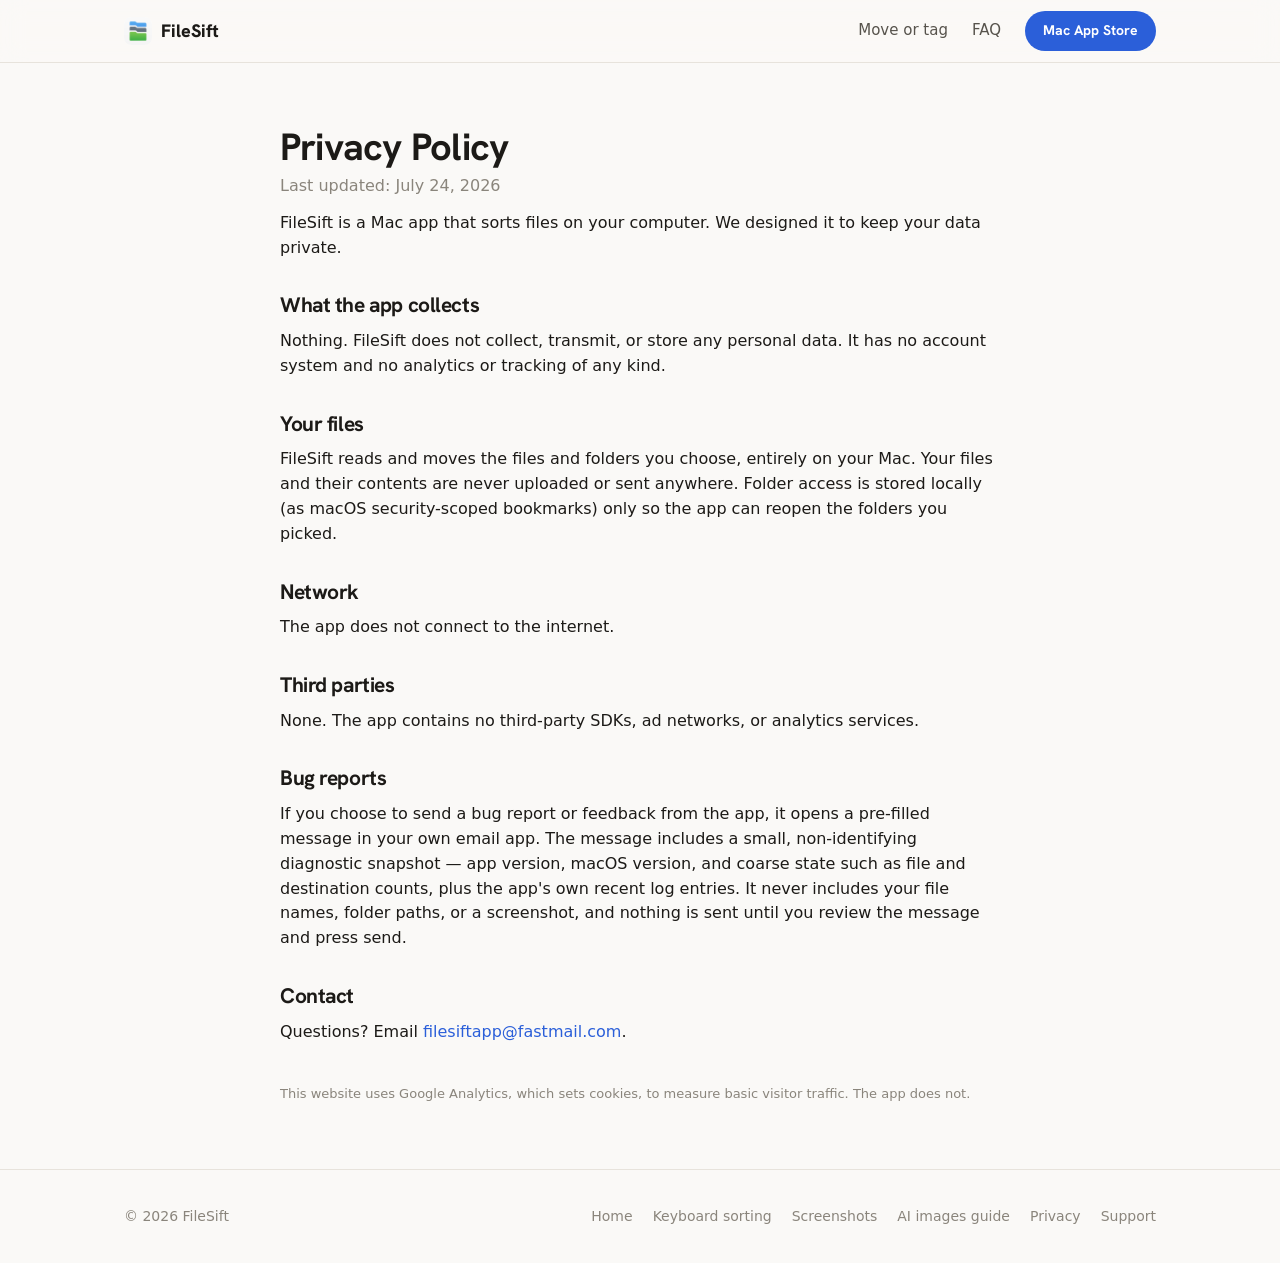
<file: privacy.html>
<!DOCTYPE html>
<html lang="en">
<head>
<meta charset="UTF-8">
<meta name="viewport" content="width=device-width, initial-scale=1.0">
<title>Privacy Policy — FileSift</title>
<meta name="description" content="FileSift collects no data. Your files never leave your Mac.">
<link rel="icon" href="favicon.ico" sizes="any">
<link rel="icon" type="image/png" sizes="32x32" href="favicon-32x32.png">
<link rel="icon" type="image/png" sizes="16x16" href="favicon-16x16.png">
<link rel="apple-touch-icon" href="apple-touch-icon.png">
<link rel="manifest" href="site.webmanifest">
<link rel="preconnect" href="https://fonts.googleapis.com">
<link rel="preconnect" href="https://fonts.gstatic.com" crossorigin>
<link href="https://fonts.googleapis.com/css2?family=Hanken+Grotesk:wght@500;600;700;800&display=swap" rel="stylesheet">
<link rel="stylesheet" href="styles.css">
<link rel="preconnect" href="https://www.googletagmanager.com">
<script src="analytics.js" defer></script>
</head>
<body>

<header class="nav">
  <div class="wrap">
    <a class="brand" href="index.html">
      <img class="brand-icon" src="icon.png" width="28" height="28" alt="">
      FileSift
    </a>
    <nav>
      <a href="index.html#ways">Move or tag</a>
      <a href="index.html#faq">FAQ</a>
      <a class="btn small" href="index.html#download">Mac App Store</a>
    </nav>
  </div>
</header>

<main class="wrap">
  <article class="doc">
    <h1>Privacy Policy</h1>
    <p class="updated">Last updated: July 24, 2026</p>

    <p>FileSift is a Mac app that sorts files on your computer. We designed it to keep your data private.</p>

    <h2>What the app collects</h2>
    <p>Nothing. FileSift does not collect, transmit, or store any personal data. It has no account system and no analytics or tracking of any kind.</p>

    <h2>Your files</h2>
    <p>FileSift reads and moves the files and folders you choose, entirely on your Mac. Your files and their contents are never uploaded or sent anywhere. Folder access is stored locally (as macOS security-scoped bookmarks) only so the app can reopen the folders you picked.</p>

    <h2>Network</h2>
    <p>The app does not connect to the internet.</p>

    <h2>Third parties</h2>
    <p>None. The app contains no third-party SDKs, ad networks, or analytics services.</p>

    <h2>Bug reports</h2>
    <p>If you choose to send a bug report or feedback from the app, it opens a pre-filled message in your own email app. The message includes a small, non-identifying diagnostic snapshot — app version, macOS version, and coarse state such as file and destination counts, plus the app's own recent log entries. It never includes your file names, folder paths, or a screenshot, and nothing is sent until you review the message and press send.</p>

    <h2>Contact</h2>
    <p>Questions? Email <a href="mailto:filesiftapp@fastmail.com">filesiftapp@fastmail.com</a>.</p>

    <p class="note">This website uses Google Analytics, which sets cookies, to measure basic visitor traffic. The app does not.</p>
  </article>
</main>

<footer class="site">
  <div class="wrap">
    <span>© 2026 FileSift</span>
    <nav>
      <a href="index.html">Home</a>
      <a href="sort-files-keyboard.html">Keyboard sorting</a>
      <a href="organize-screenshots.html">Screenshots</a>
      <a href="ai-images-guide.html">AI images guide</a>
      <a href="privacy.html">Privacy</a>
      <a href="mailto:filesiftapp@fastmail.com">Support</a>
    </nav>
  </div>
</footer>

</body>
</html>
</file>
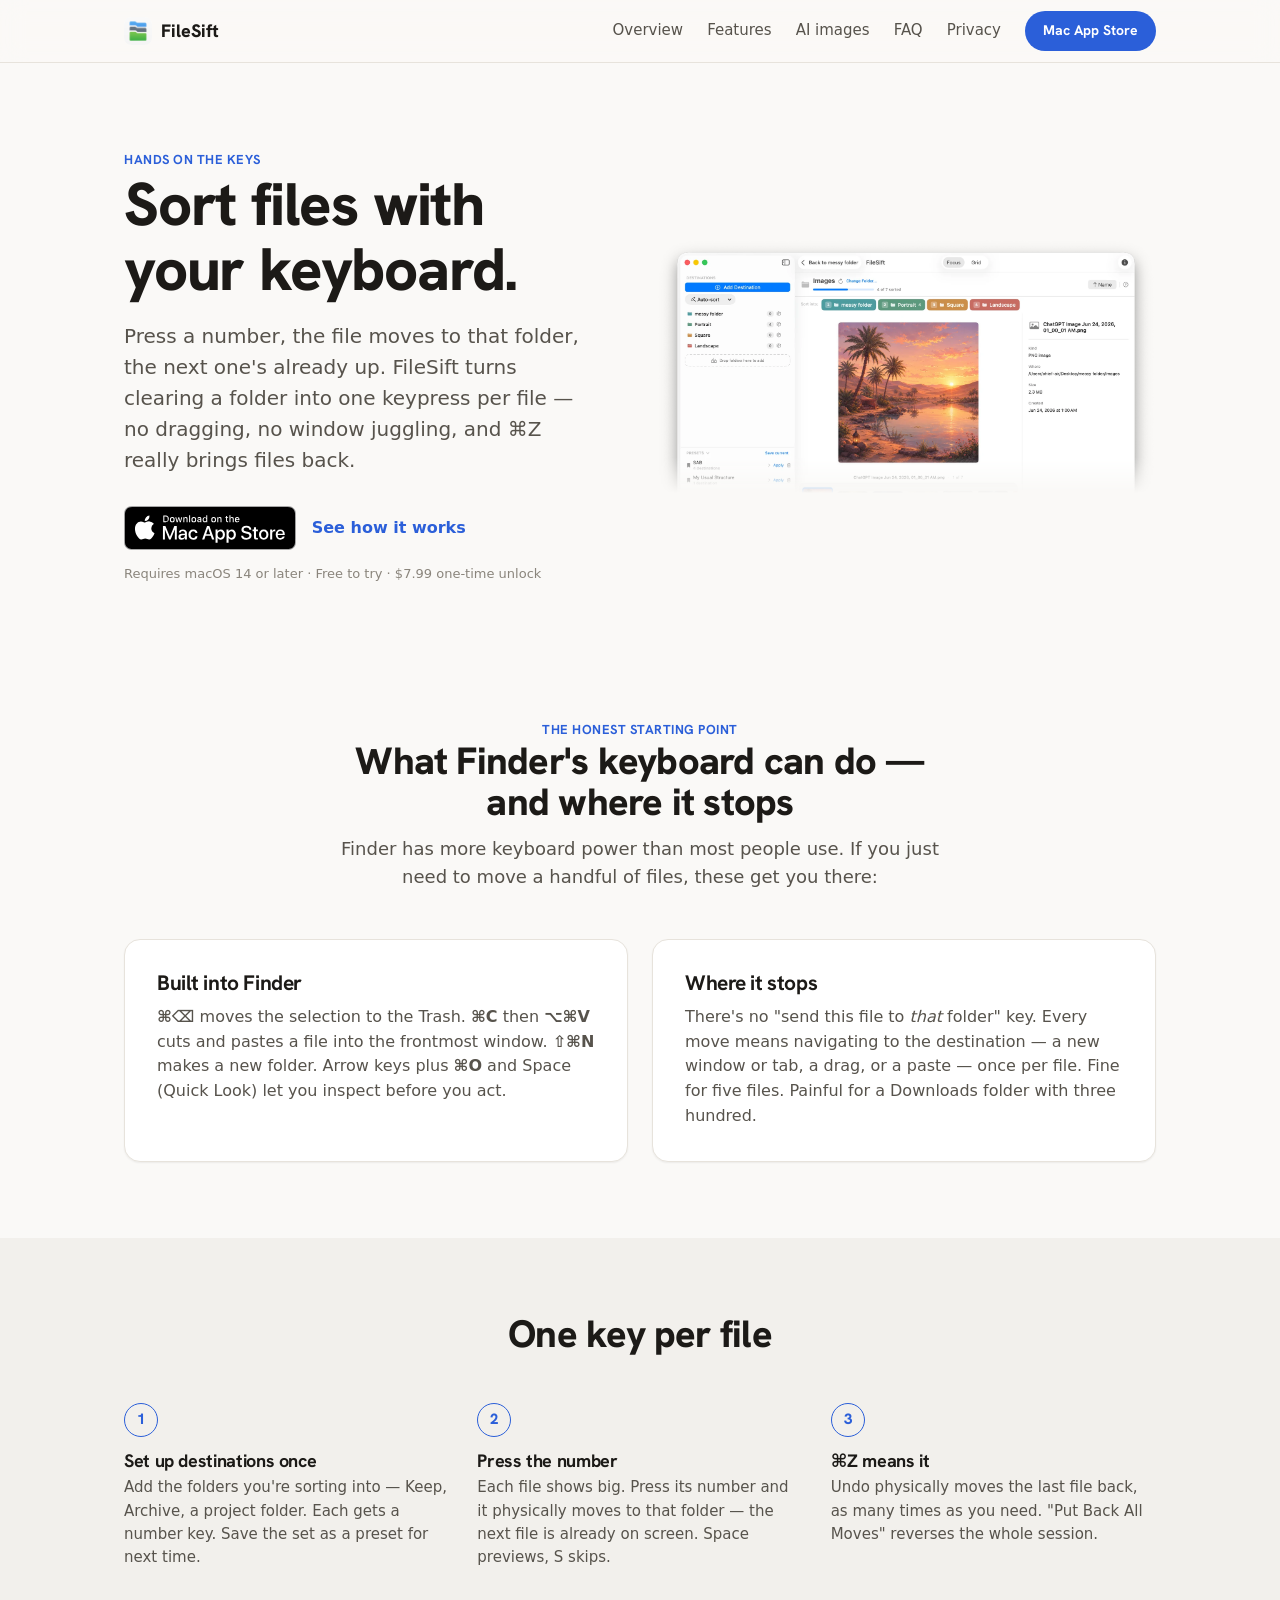
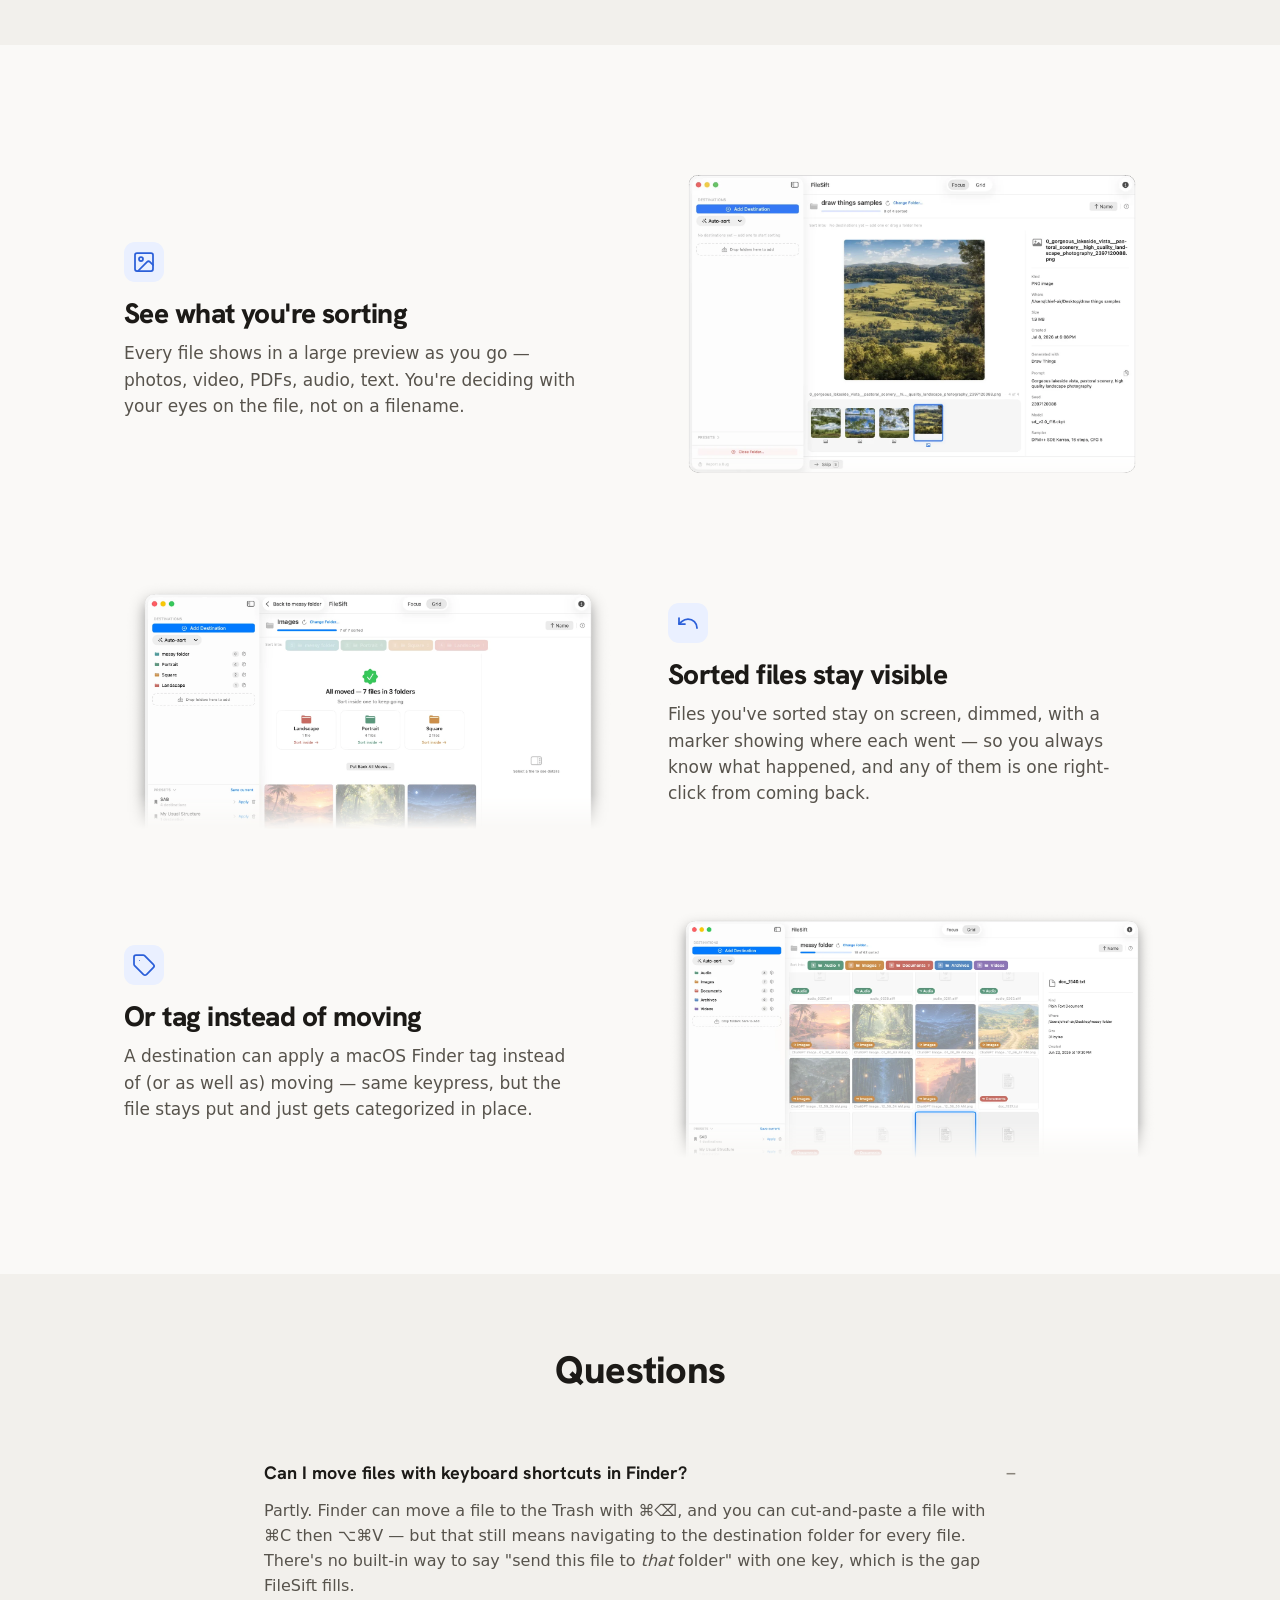
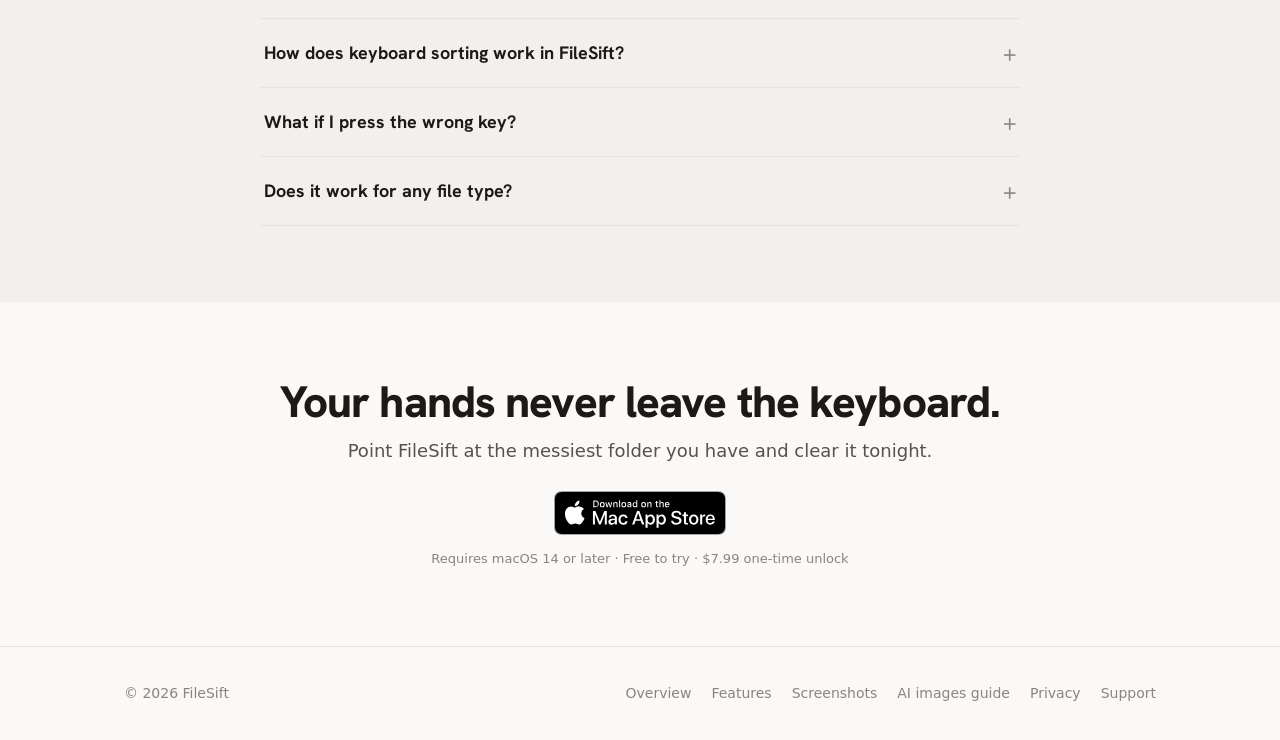
<file: sort-files-keyboard.html>
<!DOCTYPE html>
<html lang="en">
<head>
<meta charset="UTF-8">
<meta name="viewport" content="width=device-width, initial-scale=1.0">
<title>Sort files with your keyboard on Mac — FileSift</title>
<meta name="description" content="Move files into folders with a single keypress on your Mac. What Finder's keyboard shortcuts can and can't do, and how FileSift turns file sorting into one key per file — with real undo.">
<meta property="og:title" content="Sort files with your keyboard on Mac — FileSift">
<meta property="og:description" content="One keypress per file: press a number, the file moves to that folder, the next one's already up. Real ⌘Z undo included.">
<meta property="og:type" content="website">
<meta property="og:url" content="https://filesiftapp.com/sort-files-keyboard.html">
<meta property="og:image" content="https://filesiftapp.com/icon.png">
<link rel="canonical" href="https://filesiftapp.com/sort-files-keyboard.html">
<link rel="icon" href="favicon.ico" sizes="any">
<link rel="icon" type="image/png" sizes="32x32" href="favicon-32x32.png">
<link rel="icon" type="image/png" sizes="16x16" href="favicon-16x16.png">
<link rel="apple-touch-icon" href="apple-touch-icon.png">
<link rel="manifest" href="site.webmanifest">
<link rel="preconnect" href="https://fonts.googleapis.com">
<link rel="preconnect" href="https://fonts.gstatic.com" crossorigin>
<link href="https://fonts.googleapis.com/css2?family=Hanken+Grotesk:wght@500;600;700;800&display=swap" rel="stylesheet">
<link rel="stylesheet" href="styles.css">
<link rel="preconnect" href="https://www.googletagmanager.com">
<script src="analytics.js" defer></script>
<script type="application/ld+json">
{
  "@context": "https://schema.org",
  "@type": "FAQPage",
  "mainEntity": [
    {
      "@type": "Question",
      "name": "Can I move files with keyboard shortcuts in Finder?",
      "acceptedAnswer": {
        "@type": "Answer",
        "text": "Partly. Finder can move a file to the Trash with ⌘⌫, and you can cut-and-paste a file with ⌘C then ⌥⌘V — but that still means navigating to the destination folder for every file. There's no built-in way to say \"send this file to that folder\" with one key, which is the gap FileSift fills."
      }
    },
    {
      "@type": "Question",
      "name": "How does keyboard sorting work in FileSift?",
      "acceptedAnswer": {
        "@type": "Answer",
        "text": "You set up destination folders once — each gets a number key. Then you go through the folder one file at a time: press the number, the file physically moves to that folder, and the next file is already on screen. Space previews, S skips, ⌘Z physically moves the last file back."
      }
    },
    {
      "@type": "Question",
      "name": "What if I press the wrong key?",
      "acceptedAnswer": {
        "@type": "Answer",
        "text": "⌘Z really undoes it: the file physically moves back where it was, as many steps back as you need. \"Put Back All Moves\" reverses an entire session at once."
      }
    },
    {
      "@type": "Question",
      "name": "Does it work for any file type?",
      "acceptedAnswer": {
        "@type": "Answer",
        "text": "Yes — photos and video get rich previews, and PDFs, audio, text, and any other file can be sorted the same way. If it's in the folder, a keypress can move it."
      }
    }
  ]
}
</script>
</head>
<body>

<header class="nav">
  <div class="wrap">
    <a class="brand" href="/">
      <img class="brand-icon" src="icon.png" width="28" height="28" alt="">
      FileSift
    </a>
    <nav>
      <a href="index.html">Overview</a>
      <a href="features.html">Features</a>
      <a href="ai-generations.html">AI images</a>
      <a href="#faq">FAQ</a>
      <a href="privacy.html">Privacy</a>
      <a class="btn small" href="https://apps.apple.com/us/app/filesift/id6783454559" target="_blank" rel="noopener">Mac App Store</a>
    </nav>
  </div>
</header>

<main>
  <!-- Hero -->
  <section class="hero">
    <div class="wrap">
      <div>
        <span class="eyebrow">Hands on the keys</span>
        <h1>Sort files with your keyboard.</h1>
        <p class="sub">Press a number, the file moves to that folder, the next one's already up. FileSift turns clearing a folder into one keypress per file — no dragging, no window juggling, and ⌘Z really brings files back.</p>
        <div class="cta" id="download">
          <a class="mas-badge" href="https://apps.apple.com/us/app/filesift/id6783454559" aria-label="Download FileSift on the Mac App Store" target="_blank" rel="noopener">
          <picture>
            <source srcset="img/mac-app-store-white.svg" media="(prefers-color-scheme: dark)">
            <img src="img/mac-app-store-black.svg" alt="Download on the Mac App Store" width="156" height="40">
          </picture>
        </a>
          <a class="link-arrow" href="#how">See how it works</a>
        </div>
        <p class="note">Requires macOS 14 or later · Free to try · $7.99 one-time unlock</p>
      </div>

      <div>
        <img class="appshot" src="shot-focus.webp" alt="FileSift in Focus view — one photo shown large with numbered destination folders across the top, ready to be sorted with a keypress">
      </div>
    </div>
  </section>

  <!-- What Finder can and can't do -->
  <section id="finder">
    <div class="wrap">
      <div class="section-head">
        <span class="eyebrow">The honest starting point</span>
        <h2>What Finder's keyboard can do — and where it stops</h2>
        <p>Finder has more keyboard power than most people use. If you just need to move a handful of files, these get you there:</p>
      </div>
      <div class="duo">
        <div class="panel">
          <h3>Built into Finder</h3>
          <p><strong>⌘⌫</strong> moves the selection to the Trash. <strong>⌘C</strong> then <strong>⌥⌘V</strong> cuts and pastes a file into the frontmost window. <strong>⇧⌘N</strong> makes a new folder. Arrow keys plus <strong>⌘O</strong> and Space (Quick Look) let you inspect before you act.</p>
        </div>
        <div class="panel">
          <h3>Where it stops</h3>
          <p>There's no "send this file to <em>that</em> folder" key. Every move means navigating to the destination — a new window or tab, a drag, or a paste — once per file. Fine for five files. Painful for a Downloads folder with three hundred.</p>
        </div>
      </div>
    </div>
  </section>

  <!-- How it works -->
  <section id="how" class="alt">
    <div class="wrap">
      <div class="section-head"><h2>One key per file</h2></div>
      <div class="steps">
        <div class="step"><div class="num">1</div><h3>Set up destinations once</h3><p>Add the folders you're sorting into — Keep, Archive, a project folder. Each gets a number key. Save the set as a preset for next time.</p></div>
        <div class="step"><div class="num">2</div><h3>Press the number</h3><p>Each file shows big. Press its number and it physically moves to that folder — the next file is already on screen. Space previews, S skips.</p></div>
        <div class="step"><div class="num">3</div><h3>⌘Z means it</h3><p>Undo physically moves the last file back, as many times as you need. "Put Back All Moves" reverses the whole session.</p></div>
      </div>
    </div>
  </section>

  <!-- Value rows -->
  <section>
    <div class="wrap">
      <div class="row">
        <div class="row-text">
          <div class="ic"><svg class="icon" viewBox="0 0 24 24"><rect width="18" height="18" x="3" y="3" rx="2" ry="2"/><circle cx="9" cy="9" r="2"/><path d="m21 15-3.086-3.086a2 2 0 0 0-2.828 0L6 21"/></svg></div>
          <h3>See what you're sorting</h3>
          <p>Every file shows in a large preview as you go — photos, video, PDFs, audio, text. You're deciding with your eyes on the file, not on a filename.</p>
        </div>
        <div class="row-visual"><img class="appshot" src="shot-metadata.webp" alt="FileSift showing a large image preview with its details panel beside it"></div>
      </div>

      <div class="row">
        <div class="row-text">
          <div class="ic"><svg class="icon" viewBox="0 0 24 24"><path d="M3 7v6h6"/><path d="M21 17a9 9 0 0 0-9-9 9 9 0 0 0-6 2.3L3 13"/></svg></div>
          <h3>Sorted files stay visible</h3>
          <p>Files you've sorted stay on screen, dimmed, with a marker showing where each went — so you always know what happened, and any of them is one right-click from coming back.</p>
        </div>
        <div class="row-visual"><img class="appshot" src="shot-done.webp" alt="FileSift's end-of-session view: folder cards above the dimmed markers of sorted files"></div>
      </div>

      <div class="row">
        <div class="row-text">
          <div class="ic"><svg class="icon" viewBox="0 0 24 24"><path d="M12.586 2.586A2 2 0 0 0 11.172 2H4a2 2 0 0 0-2 2v7.172a2 2 0 0 0 .586 1.414l8.704 8.704a2.426 2.426 0 0 0 3.42 0l6.58-6.58a2.426 2.426 0 0 0 0-3.42z"/><circle cx="7.5" cy="7.5" r=".5" fill="currentColor" stroke="none"/></svg></div>
          <h3>Or tag instead of moving</h3>
          <p>A destination can apply a macOS Finder tag instead of (or as well as) moving — same keypress, but the file stays put and just gets categorized in place.</p>
        </div>
        <div class="row-visual"><img class="appshot" src="shot-grid.webp" alt="FileSift in Grid view with color-coded destination chips along the top"></div>
      </div>
    </div>
  </section>

  <!-- FAQ -->
  <section id="faq" class="alt">
    <div class="wrap">
      <div class="section-head"><h2>Questions</h2></div>
      <div class="faq">
        <details open><summary>Can I move files with keyboard shortcuts in Finder?</summary><p>Partly. Finder can move a file to the Trash with ⌘⌫, and you can cut-and-paste a file with ⌘C then ⌥⌘V — but that still means navigating to the destination folder for every file. There's no built-in way to say "send this file to <em>that</em> folder" with one key, which is the gap FileSift fills.</p></details>
        <details><summary>How does keyboard sorting work in FileSift?</summary><p>You set up destination folders once — each gets a number key. Then you go through the folder one file at a time: press the number, the file physically moves to that folder, and the next file is already on screen. Space previews, S skips, ⌘Z physically moves the last file back.</p></details>
        <details><summary>What if I press the wrong key?</summary><p>⌘Z really undoes it: the file physically moves back where it was, as many steps back as you need. "Put Back All Moves" reverses an entire session at once.</p></details>
        <details><summary>Does it work for any file type?</summary><p>Yes — photos and video get rich previews, and PDFs, audio, text, and any other file can be sorted the same way. If it's in the folder, a keypress can move it.</p></details>
      </div>
    </div>
  </section>

  <!-- Final CTA -->
  <section>
    <div class="wrap final">
      <h2>Your hands never leave the keyboard.</h2>
      <p>Point FileSift at the messiest folder you have and clear it tonight.</p>
      <div class="cta">
        <a class="mas-badge" href="https://apps.apple.com/us/app/filesift/id6783454559" aria-label="Download FileSift on the Mac App Store" target="_blank" rel="noopener">
          <picture>
            <source srcset="img/mac-app-store-white.svg" media="(prefers-color-scheme: dark)">
            <img src="img/mac-app-store-black.svg" alt="Download on the Mac App Store" width="156" height="40">
          </picture>
        </a>
      </div>
      <p class="note">Requires macOS 14 or later · Free to try · $7.99 one-time unlock</p>
    </div>
  </section>
</main>

<footer class="site">
  <div class="wrap">
    <span>© 2026 FileSift</span>
    <nav>
      <a href="index.html">Overview</a>
      <a href="features.html">Features</a>
      <a href="organize-screenshots.html">Screenshots</a>
      <a href="ai-images-guide.html">AI images guide</a>
      <a href="privacy.html">Privacy</a>
      <a href="mailto:filesiftapp@fastmail.com">Support</a>
    </nav>
  </div>
</footer>

</body>
</html>
</file>
<file: styles.css>
/* FileSift marketing site — calm & native, flat single-blue accent.
   See FileSift-Web-Design-System.md. No gradients, no emoji icons. */
:root {
  --paper: #FAF9F7;
  --surface: #FFFFFF;
  --surface-alt: #F2F0EC;
  --ink: #1C1A17;
  --ink-soft: #57534C;
  --ink-faint: #8A857C;
  --line: #E7E3DC;
  --accent: #2B5FD9;
  --accent-press: #1F49B0;
  --accent-wash: #EAF0FF;
  --radius: 16px;
  --radius-sm: 12px;
  --maxw: 1080px;
  --shadow-sm: 0 1px 2px rgba(20,18,15,.06);
  --shadow-card: 0 1px 3px rgba(20,18,15,.06), 0 10px 30px rgba(20,18,15,.06);
  --font-display: "Hanken Grotesk", -apple-system, system-ui, sans-serif;
  --font-body: -apple-system, BlinkMacSystemFont, "SF Pro Text", system-ui, sans-serif;
}
@media (prefers-color-scheme: dark) {
  :root {
    --paper: #141312; --surface: #1C1B19; --surface-alt: #211F1C;
    --ink: #F3F1EC; --ink-soft: #B8B4AC; --ink-faint: #8A8077;
    --line: #312E2A; --accent: #5B86F0; --accent-press: #3E6BDB; --accent-wash: #1A2540;
    --shadow-card: 0 1px 3px rgba(0,0,0,.4), 0 10px 30px rgba(0,0,0,.45);
  }
}
* { box-sizing: border-box; margin: 0; padding: 0; }
html { scroll-behavior: smooth; }
body {
  font-family: var(--font-body); background: var(--paper); color: var(--ink);
  line-height: 1.55; -webkit-font-smoothing: antialiased; text-rendering: optimizeLegibility;
}
a { color: inherit; text-decoration: none; }
h1, h2, h3 { font-family: var(--font-display); letter-spacing: -0.02em; line-height: 1.08; font-weight: 700; }
.wrap { max-width: var(--maxw); margin: 0 auto; padding: 0 24px; }
.eyebrow { font-family: var(--font-display); font-weight: 700; font-size: 13px; letter-spacing: .04em; text-transform: uppercase; color: var(--accent); }

/* icons */
.icon { width: 24px; height: 24px; stroke: currentColor; stroke-width: 1.75; fill: none; stroke-linecap: round; stroke-linejoin: round; }

/* nav */
header.nav { position: sticky; top: 0; z-index: 50; background: color-mix(in srgb, var(--paper) 82%, transparent); backdrop-filter: saturate(180%) blur(12px); -webkit-backdrop-filter: saturate(180%) blur(12px); border-bottom: 1px solid var(--line); }
.nav .wrap { display: flex; align-items: center; gap: 20px; height: 62px; min-width: 0; }
.brand { display: flex; align-items: center; gap: 9px; flex-shrink: 0; margin-right: auto; font-family: var(--font-display); font-weight: 800; font-size: 18px; }
.brand-icon { width: 28px; height: 28px; border-radius: 7px; display: block; }
.nav nav { margin-left: auto; display: flex; gap: 24px; align-items: center; }
.nav nav a:not(.btn) { color: var(--ink-soft); font-size: 15px; font-weight: 500; }
.nav nav a:not(.btn):hover { color: var(--ink); }
/* On narrow screens the brand + two links + CTA cram the fixed-height row.
   Drop the secondary text links and keep brand + the Mac App Store button. */
@media (max-width: 860px) {
  .nav .wrap { gap: 10px; }
  .nav nav { gap: 12px; margin-left: 0; }
  /* Drop the text links; keep brand + the App Store button, which stays on one line. */
  .nav nav a:not(.btn) { display: none; }
}
@media (max-width: 480px) {
  /* On phones even brand + pill can overflow; the hero badge is the CTA here. */
  .nav nav a.btn { display: none; }
}

/* buttons */
.btn { display: inline-flex; align-items: center; gap: 8px; font-family: var(--font-display); font-weight: 700; font-size: 15px; padding: 11px 20px; border-radius: 980px; background: var(--accent); color: #fff; white-space: nowrap; flex-shrink: 0; transition: background .15s, transform .08s; }
.btn:hover { background: var(--accent-press); }
.btn:active { transform: scale(.98); }
.btn.small { padding: 9px 18px; font-size: 14px; }
.link-arrow { color: var(--accent); font-weight: 600; display: inline-flex; align-items: center; gap: 5px; }
.link-arrow:hover { gap: 9px; }
a:focus-visible, button:focus-visible { outline: 2px solid var(--accent); outline-offset: 3px; border-radius: 6px; }

/* Mac App Store badge — official Apple lockup (black on light, white on dark) */
.mas-badge { display: inline-flex; }
.mas-badge img { height: 44px; width: auto; display: block; }
@media (max-width: 400px) { .mas-badge img { height: 40px; } }

/* hero */
.hero { padding: 84px 0 56px; }
.hero .wrap { display: grid; grid-template-columns: 1fr 1.05fr; gap: 56px; align-items: center; }
.hero h1 { font-size: clamp(40px, 5.2vw, 60px); font-weight: 800; }
.hero p.sub { font-size: clamp(17px, 1.6vw, 20px); color: var(--ink-soft); margin-top: 20px; max-width: 46ch; }
.hero .cta { margin-top: 30px; display: flex; gap: 16px; align-items: center; flex-wrap: wrap; }
.hero .note { margin-top: 14px; font-size: 13px; color: var(--ink-faint); }
@media (max-width: 820px) { .hero .wrap { grid-template-columns: 1fr; gap: 36px; } .hero { padding: 56px 0 40px; } }

/* window-framed visual */
.shot { border-radius: 14px; border: 1px solid var(--line); box-shadow: var(--shadow-card); overflow: hidden; background: var(--surface); }
.shot svg, .shot img { display: block; width: 100%; height: auto; }
.shot-cap { text-align: center; font-size: 12px; color: var(--ink-faint); margin-top: 10px; }
/* full-window screenshots carry their own macOS shadow + rounded corners, so they
   float directly on the page rather than sitting in the bordered .shot frame */
.appshot { display: block; width: 100%; height: auto;
  /* The captures are wide window crops that end mid-content; fade the hard bottom
     edge into the page so it reads as "peeking up," not clipped. */
  -webkit-mask-image: linear-gradient(to bottom, #000 86%, transparent 100%);
          mask-image: linear-gradient(to bottom, #000 86%, transparent 100%); }

/* sections */
section { padding: 76px 0; }
section.alt { background: var(--surface-alt); }
.section-head { max-width: 60ch; margin: 0 auto 48px; text-align: center; }
.section-head h2 { font-size: clamp(28px, 3.4vw, 38px); font-weight: 800; }
.section-head p { color: var(--ink-soft); font-size: 18px; margin-top: 12px; }

/* two-ways (move or tag) */
.duo { display: grid; grid-template-columns: 1fr 1fr; gap: 24px; }
.duo .panel { background: var(--surface); border: 1px solid var(--line); border-radius: var(--radius); padding: 32px; box-shadow: var(--shadow-sm); }
.duo .ic { width: 46px; height: 46px; border-radius: 12px; background: var(--accent-wash); color: var(--accent); display: grid; place-items: center; margin-bottom: 18px; }
.duo h3 { font-size: 21px; }
.duo p { color: var(--ink-soft); margin-top: 10px; font-size: 16px; }
@media (max-width: 720px) { .duo { grid-template-columns: 1fr; } }

/* steps */
.steps { display: grid; grid-template-columns: repeat(3, 1fr); gap: 28px; }
.step .num { font-family: var(--font-display); font-weight: 800; font-size: 15px; color: var(--accent); width: 34px; height: 34px; border: 1.5px solid var(--accent); border-radius: 50%; display: grid; place-items: center; margin-bottom: 14px; }
.step h3 { font-size: 18px; }
.step p { color: var(--ink-soft); margin-top: 6px; font-size: 15px; }
@media (max-width: 720px) { .steps { grid-template-columns: 1fr; gap: 22px; } }

/* feature rows (alternating) */
.row { display: grid; grid-template-columns: 1fr 1fr; gap: 56px; align-items: center; padding: 40px 0; }
.row:nth-child(even) .row-text { order: 2; }
.row .ic { width: 40px; height: 40px; border-radius: 11px; background: var(--accent-wash); color: var(--accent); display: grid; place-items: center; margin-bottom: 16px; }
.row h3 { font-size: clamp(22px, 2.4vw, 28px); font-weight: 800; }
.row p { color: var(--ink-soft); font-size: 17px; margin-top: 12px; max-width: 42ch; }
.row .reassure { font-size: 14px; color: var(--ink-faint); margin-top: 14px; }
@media (max-width: 820px) { .row { grid-template-columns: 1fr; gap: 28px; padding: 28px 0; } .row:nth-child(even) .row-text { order: 0; } }

/* privacy band */
.privacy { text-align: center; }
.privacy .ic { display: inline-grid; place-items: center; width: 48px; height: 48px; border-radius: 12px; background: var(--accent-wash); color: var(--accent); margin-bottom: 16px; }
.privacy h2 { font-size: clamp(26px, 3vw, 34px); }
.privacy p { color: var(--ink-soft); font-size: 18px; margin: 12px auto 0; max-width: 52ch; }

/* faq */
.faq { max-width: 760px; margin: 0 auto; }
.faq details { border-bottom: 1px solid var(--line); padding: 20px 4px; }
.faq summary { font-family: var(--font-display); font-weight: 700; font-size: 18px; cursor: pointer; list-style: none; display: flex; justify-content: space-between; align-items: center; gap: 16px; }
.faq summary::-webkit-details-marker { display: none; }
.faq summary::after { content: "+"; color: var(--ink-faint); font-weight: 400; font-size: 24px; line-height: 1; }
.faq details[open] summary::after { content: "\2013"; }
.faq p { color: var(--ink-soft); margin-top: 12px; font-size: 16px; }

/* final cta */
.final { text-align: center; }
.final h2 { font-size: clamp(30px, 4vw, 44px); font-weight: 800; }
.final p { color: var(--ink-soft); font-size: 18px; margin-top: 12px; }
.final .cta { margin-top: 26px; display: flex; justify-content: center; }
.final .note { margin-top: 14px; font-size: 13px; color: var(--ink-faint); }

/* features page */
.page-intro { text-align: center; padding: 84px 0 8px; }
.page-intro .eyebrow { display: block; margin-bottom: 14px; }
.page-intro h1 { font-size: clamp(36px, 4.8vw, 54px); font-weight: 800; }
.page-intro p { color: var(--ink-soft); font-size: clamp(17px, 1.6vw, 20px); margin: 16px auto 0; max-width: 52ch; }
.page-intro .cta { margin-top: 28px; display: flex; justify-content: center; gap: 16px; align-items: center; flex-wrap: wrap; }
.page-intro .note { margin-top: 14px; font-size: 13px; color: var(--ink-faint); }

.feature-grid { display: grid; grid-template-columns: repeat(3, 1fr); gap: 22px; }
.feat { background: var(--surface); border: 1px solid var(--line); border-radius: var(--radius-sm); padding: 24px; box-shadow: var(--shadow-sm); }
.feat .ic { width: 38px; height: 38px; border-radius: 10px; background: var(--accent-wash); color: var(--accent); display: grid; place-items: center; margin-bottom: 14px; }
.feat .icon { width: 22px; height: 22px; }
.feat h3 { font-size: 17px; font-weight: 700; }
.feat p { color: var(--ink-soft); margin-top: 7px; font-size: 15px; }
@media (max-width: 860px) { .feature-grid { grid-template-columns: 1fr 1fr; } }
@media (max-width: 560px) { .feature-grid { grid-template-columns: 1fr; } }

/* compact enumerated list (the thorough groups) */
.more-grid { display: grid; grid-template-columns: 1fr 1fr; gap: 0 48px; max-width: 880px; margin: 0 auto; }
.more-grid .item { display: flex; gap: 13px; padding: 16px 0; border-top: 1px solid var(--line); align-items: flex-start; }
.more-grid .item .icon { width: 20px; height: 20px; flex: none; color: var(--accent); margin-top: 2px; }
.more-grid .item h3 { font-size: 16px; font-weight: 700; font-family: var(--font-display); }
.more-grid .item p { color: var(--ink-soft); font-size: 15px; margin-top: 3px; }
@media (max-width: 720px) { .more-grid { grid-template-columns: 1fr; } }

/* doc page */
.doc { max-width: 720px; margin: 0 auto; padding: 64px 0; }
.doc h1 { font-size: 38px; }
.doc .updated { color: var(--ink-faint); margin-top: 6px; }
.doc h2 { font-size: 21px; margin-top: 34px; }
.doc p { margin-top: 12px; color: var(--ink); }
.doc a { color: var(--accent); }
.doc .note { margin-top: 40px; font-size: 13px; color: var(--ink-faint); }

/* footer */
footer.site { border-top: 1px solid var(--line); padding: 36px 0; color: var(--ink-faint); font-size: 14px; }
footer.site .wrap { display: flex; flex-wrap: wrap; gap: 16px; justify-content: space-between; align-items: center; }
footer.site nav { display: flex; gap: 20px; }
footer.site a:hover { color: var(--ink); }

@media (prefers-reduced-motion: reduce) { * { scroll-behavior: auto !important; transition: none !important; } }
</file>
